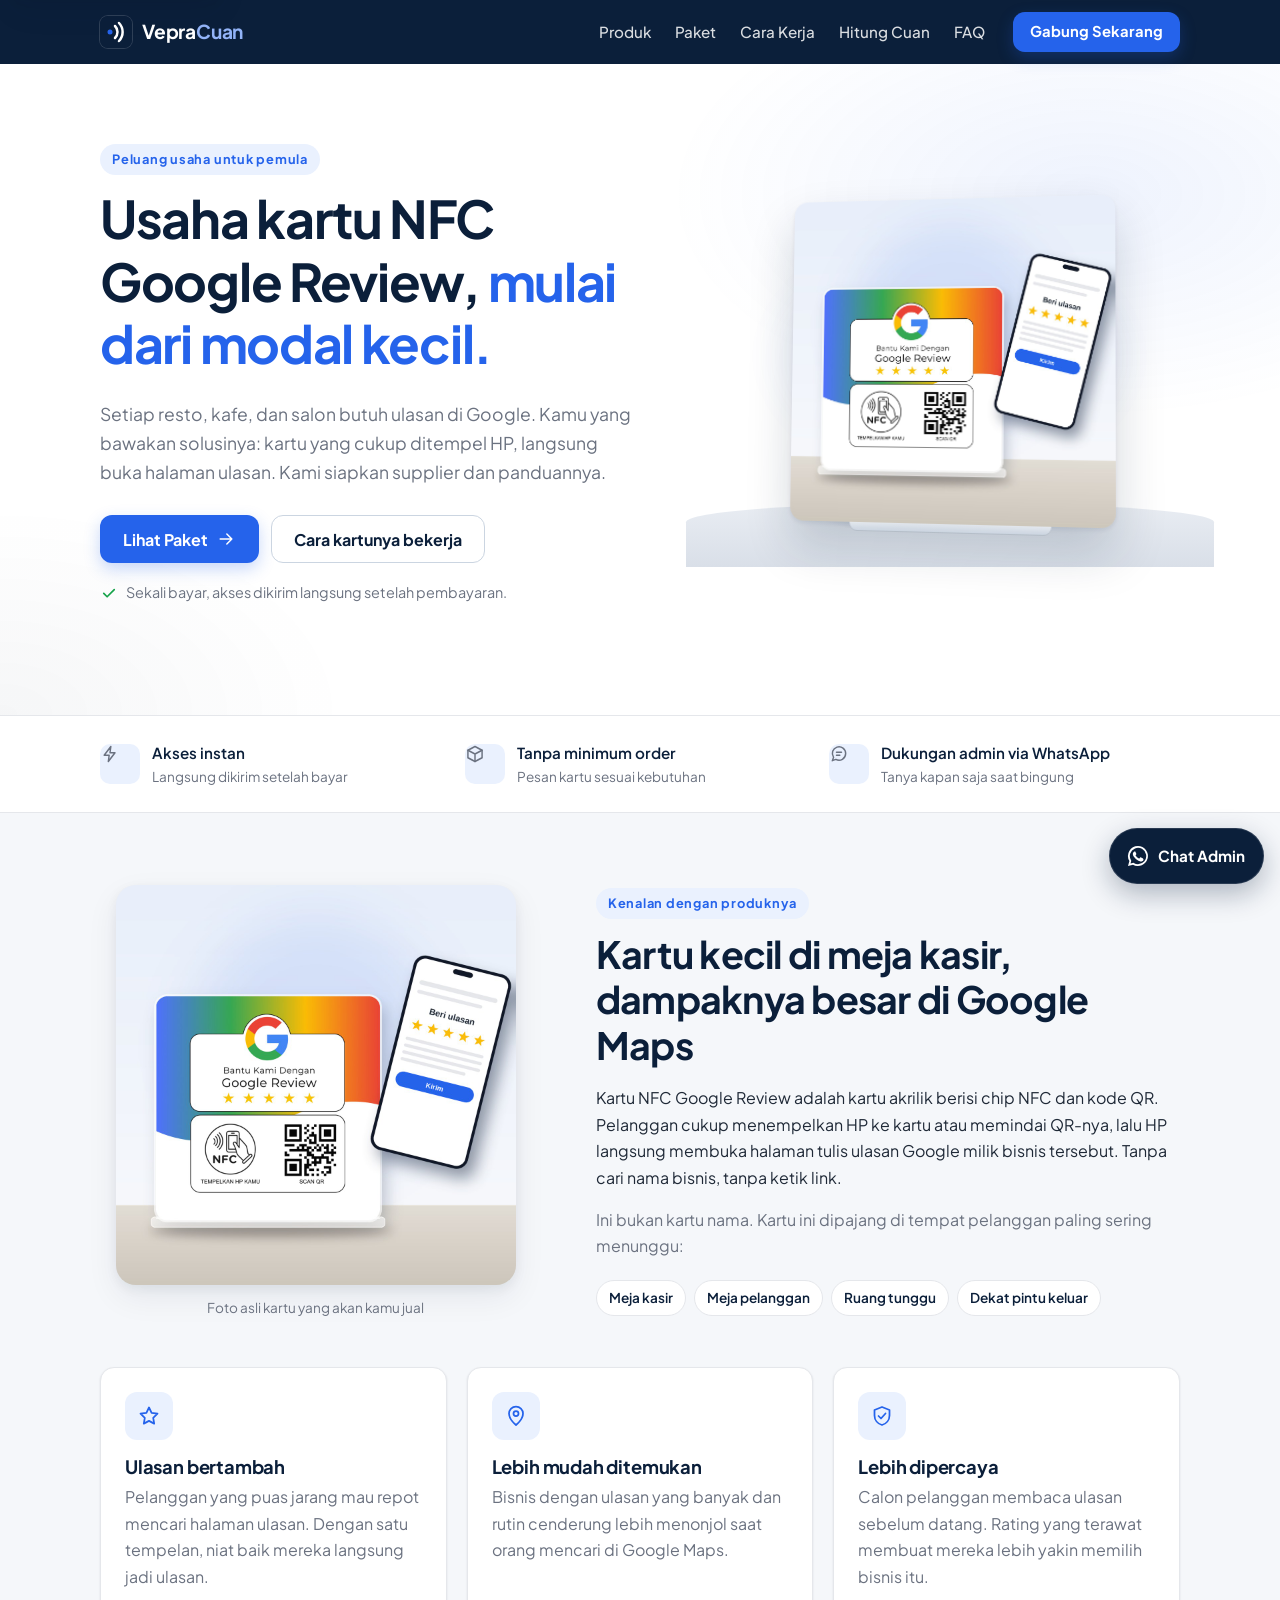
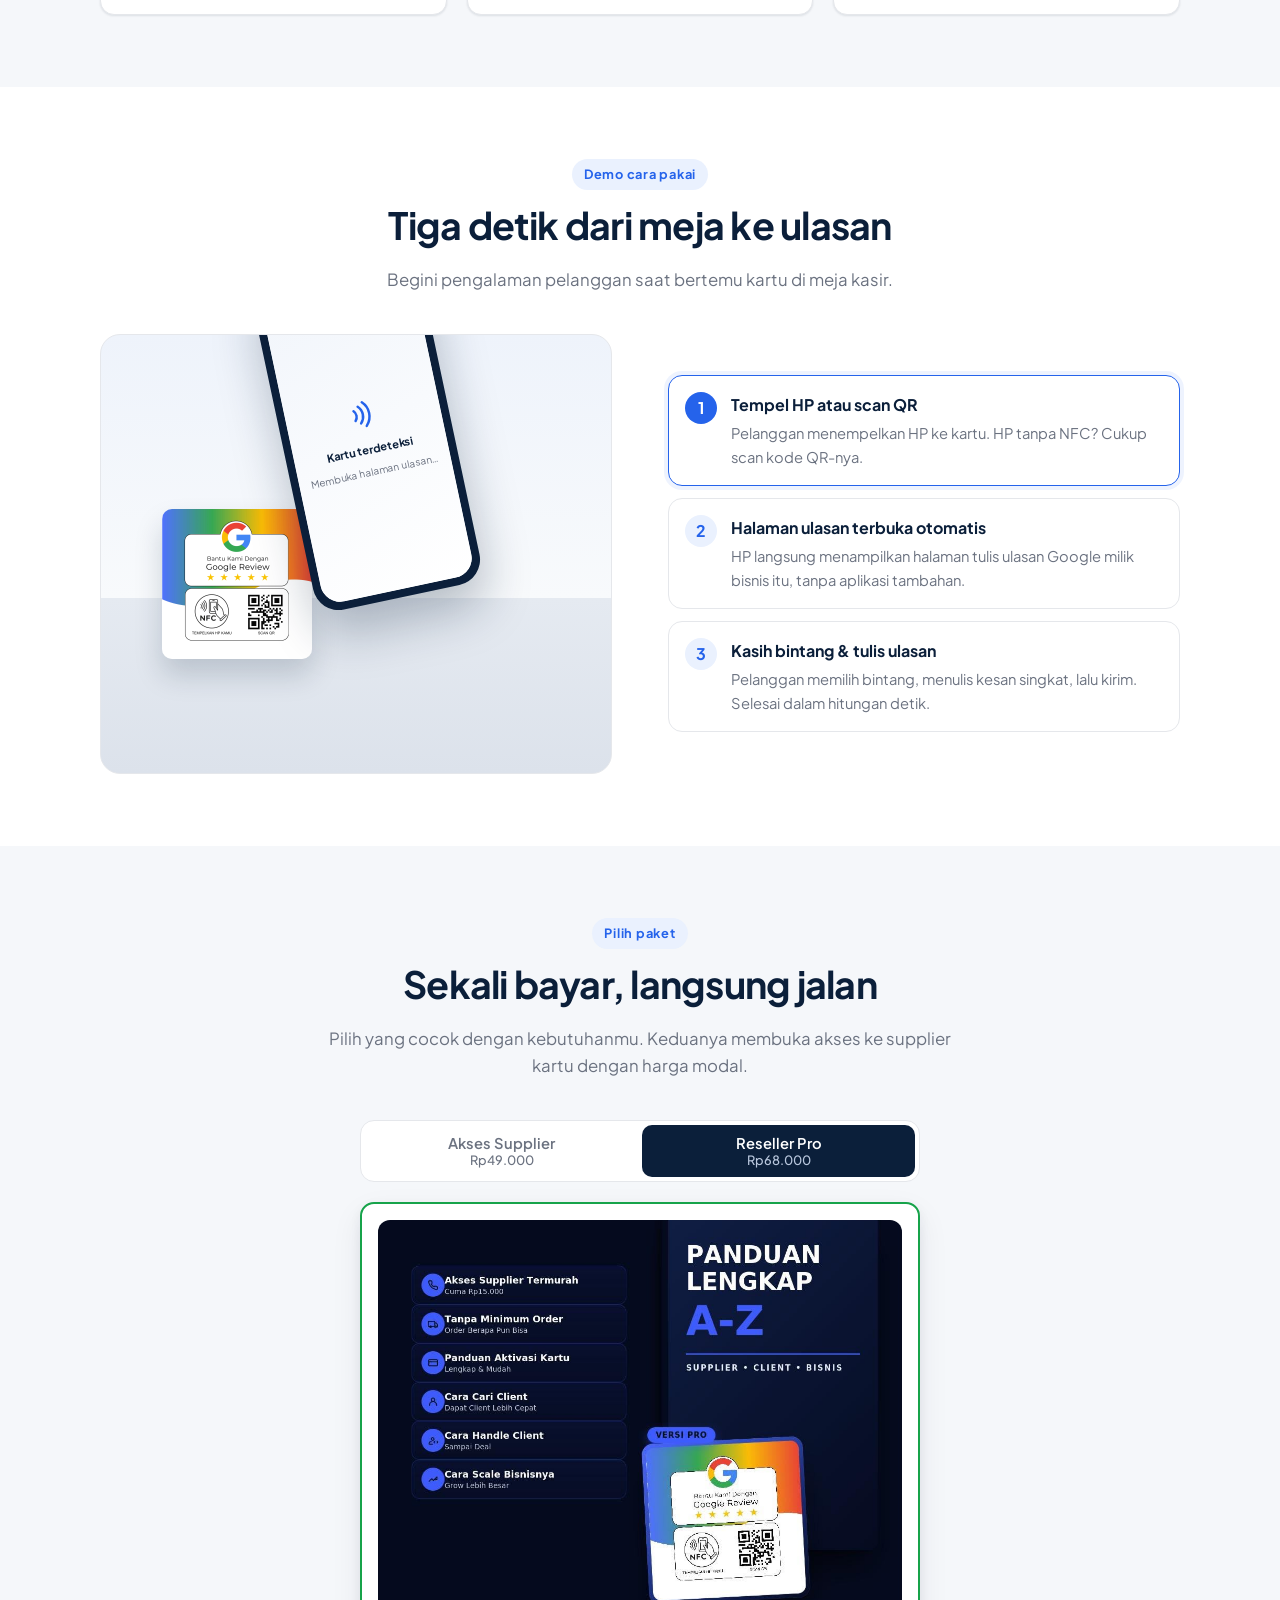
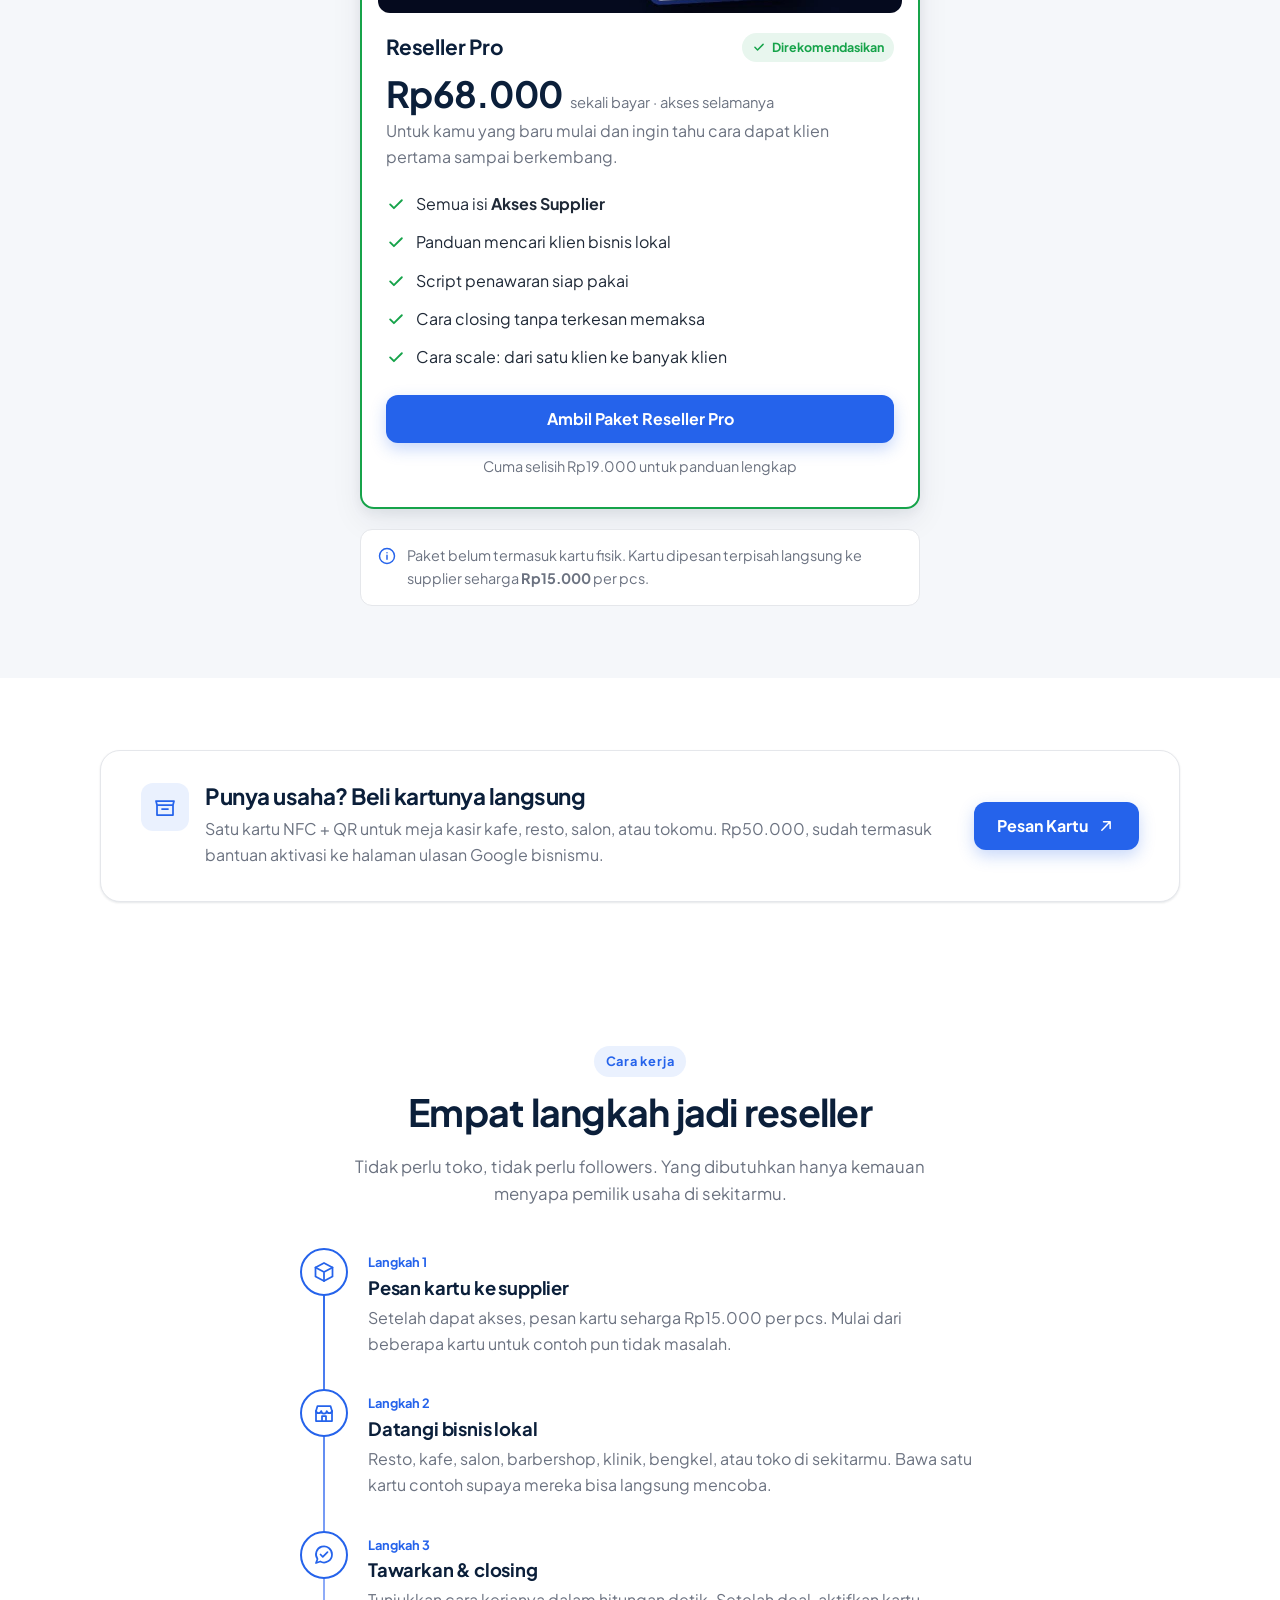
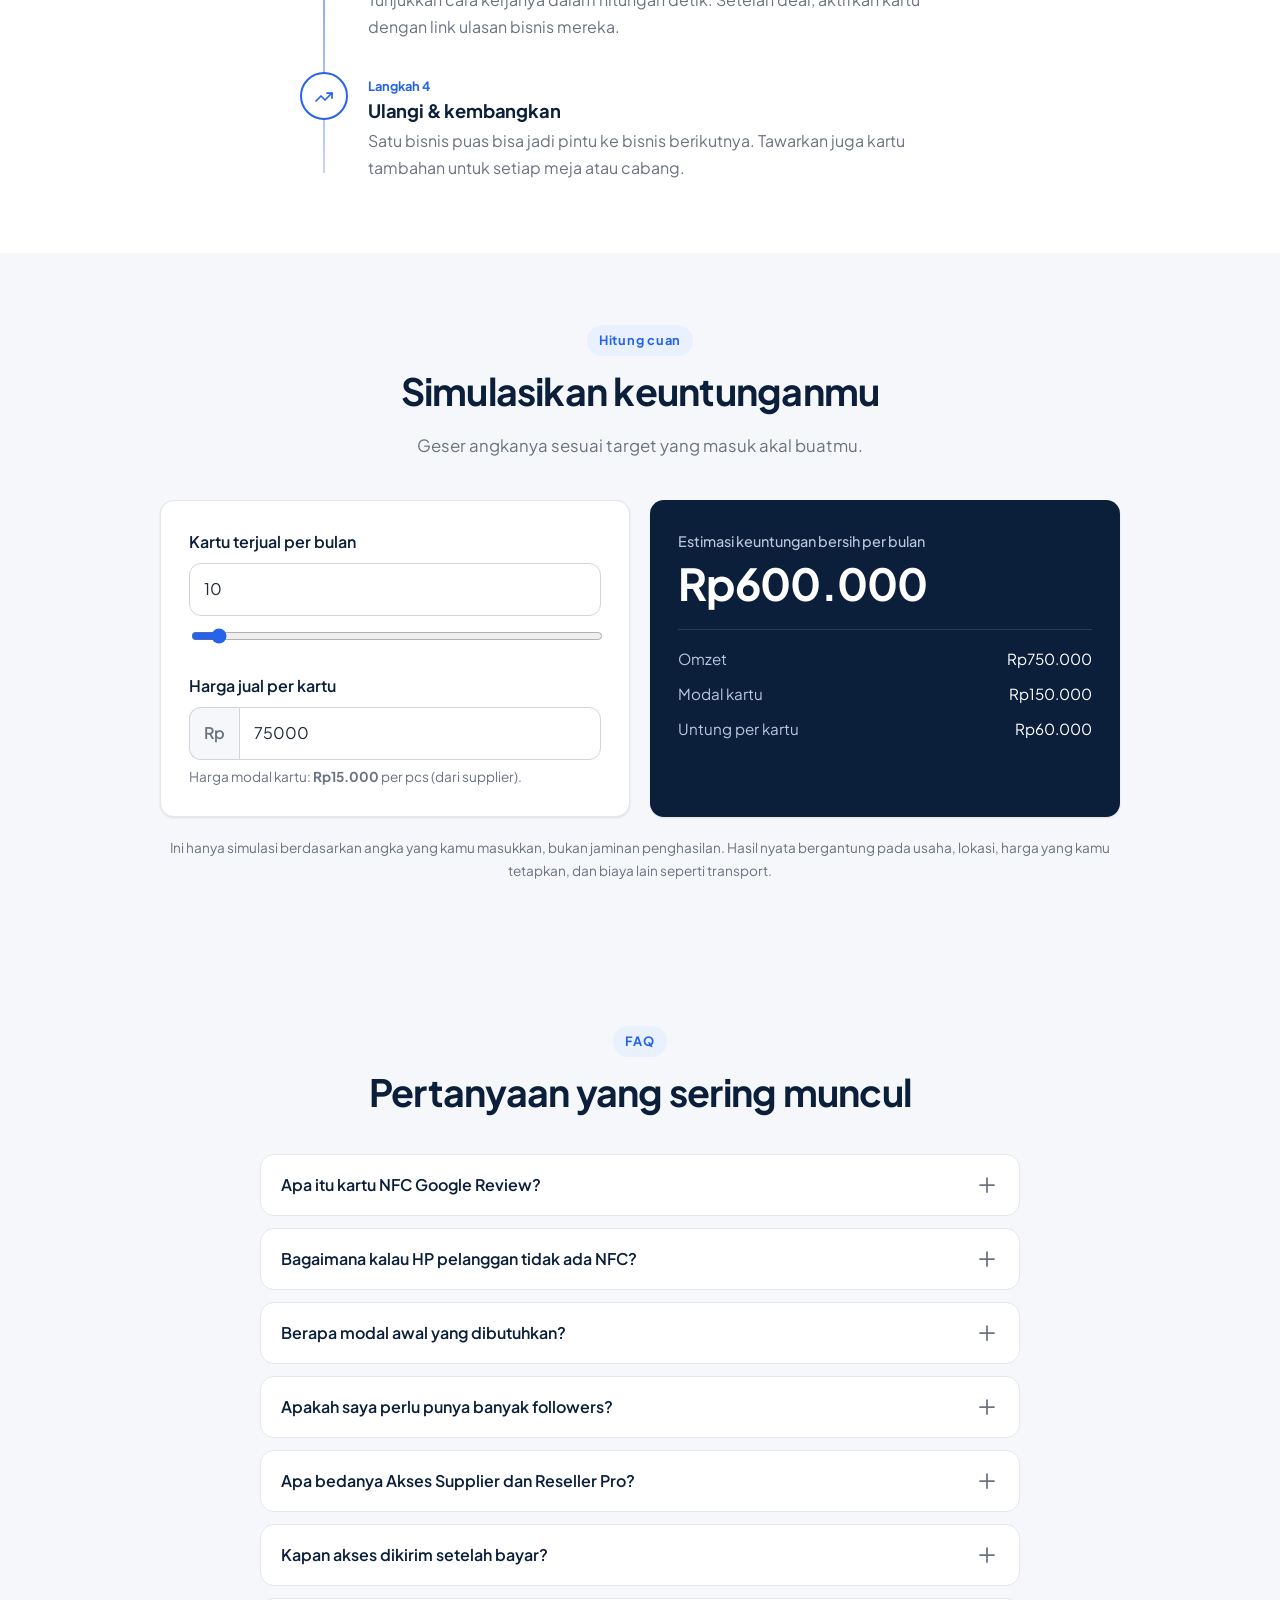
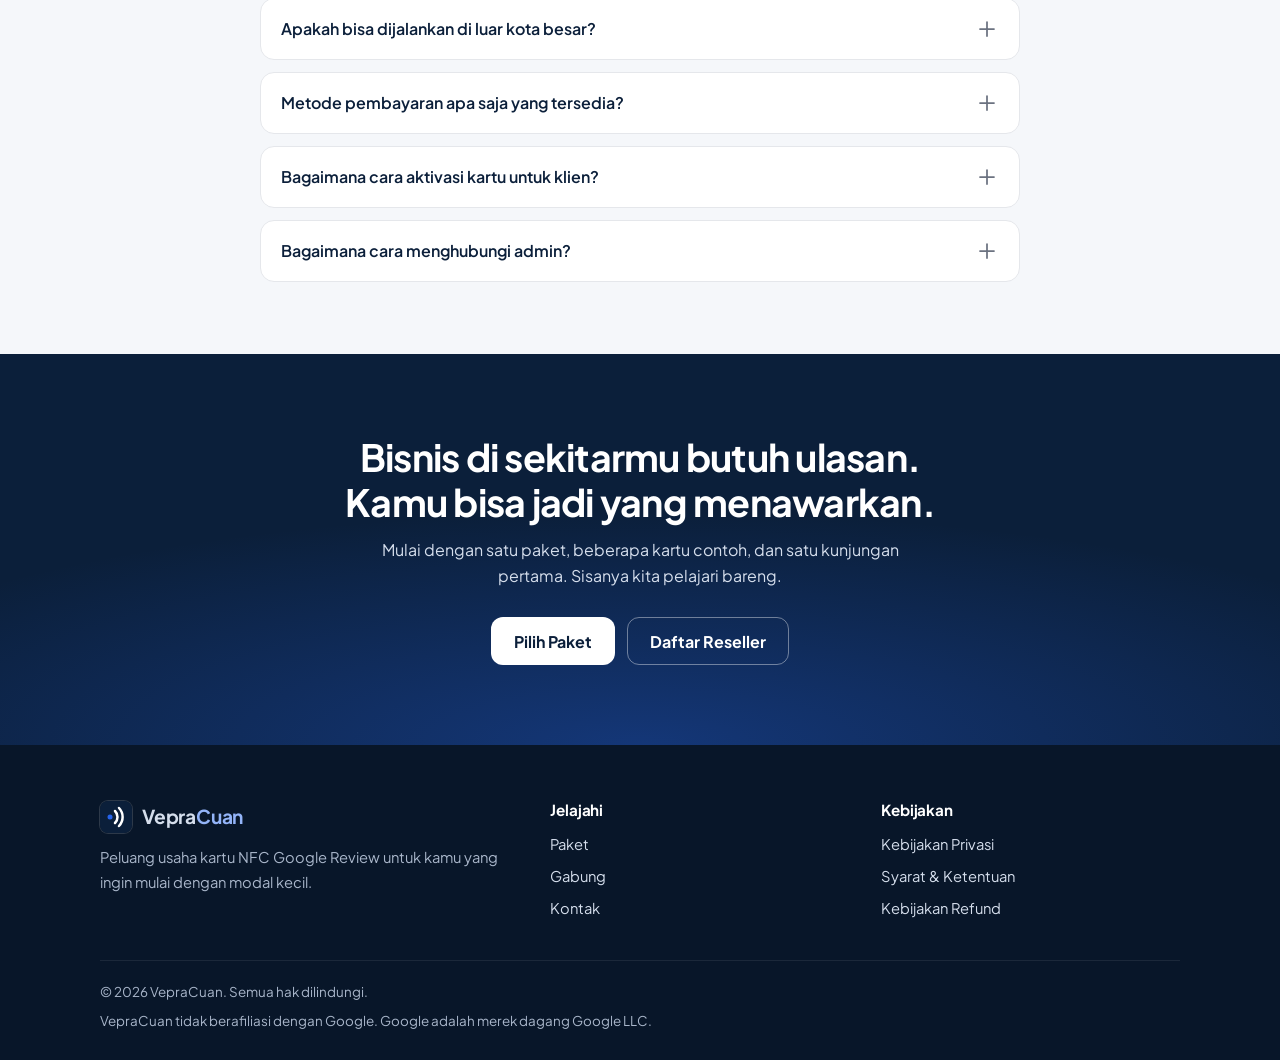
<file: index.html>
<!DOCTYPE html>
<html lang="id">
<head>
  <meta charset="UTF-8">
  <meta name="viewport" content="width=device-width, initial-scale=1">

  <!-- ===== SEO dasar ===== -->
  <title>VepraCuan — Mulai Usaha Kartu NFC Google Review dengan Modal Kecil</title>
  <meta name="description" content="Jadi reseller kartu NFC Google Review untuk resto, kafe, salon, dan bengkel di kotamu. Akses supplier mulai Rp49.000, tanpa minimum order, dibimbing sampai closing.">
  <meta name="theme-color" content="#0B1F3A">
  <link rel="icon" href="img/favicon.svg" type="image/svg+xml">

  <!-- ===== Open Graph (tampilan saat link dibagikan di WA/Facebook) =====
       GANTI "https://vepracuan.com/" dengan alamat website kamu setelah online,
       karena og:image dan og:url sebaiknya berupa URL lengkap. -->
  <meta property="og:type" content="website">
  <meta property="og:title" content="VepraCuan — Usaha Kartu NFC Google Review Modal Kecil">
  <meta property="og:description" content="Jual kartu NFC Google Review ke bisnis lokal. Akses supplier mulai Rp49.000, tanpa minimum order.">
  <meta property="og:image" content="https://vepracuan.com/img/kartu-produk.jpg">
  <meta property="og:url" content="https://vepracuan.com/">
  <meta property="og:locale" content="id_ID">
  <meta name="twitter:card" content="summary_large_image">

  <!-- ===== Font Plus Jakarta Sans dari Google Fonts ===== -->
  <link rel="preconnect" href="https://fonts.googleapis.com">
  <link rel="preconnect" href="https://fonts.gstatic.com" crossorigin>
  <link href="https://fonts.googleapis.com/css2?family=Plus+Jakarta+Sans:wght@400;500;600;700&display=swap" rel="stylesheet">

  <link rel="stylesheet" href="css/style.css">
  <script>document.documentElement.classList.add("js");</script>
</head>
<body>
  <a class="skip-link" href="#konten">Lewati ke konten utama</a>

  <!-- =====================================================
       1. NAVBAR (sticky = menempel di atas saat di-scroll)
       ===================================================== -->
  <header class="navbar">
    <div class="container">
      <a href="index.html" class="logo" aria-label="VepraCuan, ke beranda">
        <img src="img/favicon.svg" alt="" width="32" height="32">
        <span>Vepra<b>Cuan</b></span>
      </a>
      <button class="nav-toggle" aria-expanded="false" aria-controls="nav-menu" aria-label="Buka menu">
        <svg class="icon" viewBox="0 0 24 24" aria-hidden="true"><path d="M4 7h16M4 12h16M4 17h16"/></svg>
      </button>
      <nav id="nav-menu" class="nav-menu" aria-label="Menu utama">
        <ul>
          <li><a href="#produk">Produk</a></li>
          <li><a href="#paket">Paket</a></li>
          <li><a href="#cara-kerja">Cara Kerja</a></li>
          <li><a href="#hitung-cuan">Hitung Cuan</a></li>
          <li><a href="#faq">FAQ</a></li>
        </ul>
        <a href="gabung.html" class="btn btn-primary btn-sm">Gabung Sekarang</a>
      </nav>
    </div>
  </header>

  <main id="konten">

    <!-- =====================================================
         2. HERO (kiri: teks + tombol, kanan: foto kartu)
         ===================================================== -->
    <section class="hero">
      <div class="container hero-grid">
        <div class="hero-copy reveal">
          <span class="eyebrow">Peluang usaha untuk pemula</span>
          <h1>Usaha kartu NFC Google Review, <span class="hl">mulai dari modal kecil.</span></h1>
          <p class="lead">Setiap resto, kafe, dan salon butuh ulasan di Google. Kamu yang bawakan solusinya: kartu yang cukup ditempel HP, langsung buka halaman ulasan. Kami siapkan supplier dan panduannya.</p>
          <div class="hero-actions">
            <a href="#paket" class="btn btn-primary">
              Lihat Paket
              <svg class="icon" viewBox="0 0 24 24" aria-hidden="true"><path d="M5 12h14M13 6l6 6-6 6"/></svg>
            </a>
            <a href="#demo" class="btn btn-outline">Cara kartunya bekerja</a>
          </div>
          <p class="hero-note">
            <svg class="icon" viewBox="0 0 24 24" aria-hidden="true"><path d="M5 12.5l4.5 4.5L19 7.5"/></svg>
            Sekali bayar, akses dikirim langsung setelah pembayaran.
          </p>
        </div>

        <!-- Foto kartu asli, ditampilkan seolah berdiri di meja kasir -->
        <div class="hero-visual reveal" aria-hidden="false">
          <div class="glow"></div>
          <div class="counter"></div>
          <div class="shadow-blob"></div>
          <div class="stand">
            <div class="stand-inner">
              <!-- Foto produk asli: simpan filenya di img/kartu-produk.jpg -->
              <img src="img/kartu-produk.jpg" width="600" height="800"
                   alt="Kartu NFC Google Review: logo Google, tulisan Bantu Kami Dengan Google Review, lima bintang kuning, ikon NFC dan kode QR"
                   onerror="this.outerHTML='<div class=&quot;img-missing&quot;>Foto kartu belum ada.<br>Simpan di img/kartu-produk.jpg</div>'">
              <div class="stand-base"></div>
            </div>
          </div>
        </div>
      </div>
    </section>

    <!-- Trust bar -->
    <section class="trust" aria-label="Keunggulan VepraCuan">
      <div class="container">
        <ul>
          <li>
            <span class="icon-box"><svg class="icon" viewBox="0 0 24 24" aria-hidden="true"><path d="M13 3L5 13.5h6L10 21l8-10.5h-6L13 3z"/></svg></span>
            <div>Akses instan<span>Langsung dikirim setelah bayar</span></div>
          </li>
          <li>
            <span class="icon-box"><svg class="icon" viewBox="0 0 24 24" aria-hidden="true"><path d="M3.5 7.5L12 3l8.5 4.5v9L12 21l-8.5-4.5v-9z"/><path d="M3.5 7.5L12 12l8.5-4.5M12 12v9"/></svg></span>
            <div>Tanpa minimum order<span>Pesan kartu sesuai kebutuhan</span></div>
          </li>
          <li>
            <span class="icon-box"><svg class="icon" viewBox="0 0 24 24" aria-hidden="true"><path d="M20 11.5a8 8 0 0 1-11.8 7L4 20l1.5-4A8 8 0 1 1 20 11.5z"/><path d="M9 10h6M9 13.5h4"/></svg></span>
            <div>Dukungan admin via WhatsApp<span>Tanya kapan saja saat bingung</span></div>
          </li>
        </ul>
      </div>
    </section>

    <!-- =====================================================
         3. KENALAN DENGAN PRODUK
         ===================================================== -->
    <section id="produk" class="section section--alt">
      <div class="container">
        <div class="produk-grid">
          <figure class="produk-photo reveal">
            <img src="img/kartu-produk.jpg" width="600" height="800" loading="lazy"
                 alt="Foto kartu NFC Google Review dengan ikon NFC bertuliskan Tempelkan HP Kamu dan kode QR bertuliskan Scan QR"
                 onerror="this.outerHTML='<div class=&quot;img-missing&quot;>Foto kartu belum ada.<br>Simpan di img/kartu-produk.jpg</div>'">
            <figcaption>Foto asli kartu yang akan kamu jual</figcaption>
          </figure>

          <div class="produk-copy reveal">
            <span class="eyebrow">Kenalan dengan produknya</span>
            <h2>Kartu kecil di meja kasir, dampaknya besar di Google Maps</h2>
            <p>Kartu NFC Google Review adalah kartu akrilik berisi chip NFC dan kode QR. Pelanggan cukup menempelkan HP ke kartu atau memindai QR-nya, lalu HP langsung membuka halaman tulis ulasan Google milik bisnis tersebut. Tanpa cari nama bisnis, tanpa ketik link.</p>
            <p class="muted">Ini bukan kartu nama. Kartu ini dipajang di tempat pelanggan paling sering menunggu:</p>
            <ul class="where" aria-label="Contoh tempat memajang kartu">
              <li>Meja kasir</li>
              <li>Meja pelanggan</li>
              <li>Ruang tunggu</li>
              <li>Dekat pintu keluar</li>
            </ul>
          </div>
        </div>

        <!-- 3 poin manfaat untuk pemilik bisnis -->
        <div class="benefits">
          <article class="card reveal">
            <span class="icon-box"><svg class="icon" viewBox="0 0 24 24" aria-hidden="true"><path d="M12 3.5l2.6 5.3 5.9.9-4.3 4.1 1 5.8L12 16.9l-5.2 2.7 1-5.8-4.3-4.1 5.9-.9L12 3.5z"/></svg></span>
            <h3>Ulasan bertambah</h3>
            <p>Pelanggan yang puas jarang mau repot mencari halaman ulasan. Dengan satu tempelan, niat baik mereka langsung jadi ulasan.</p>
          </article>
          <article class="card reveal">
            <span class="icon-box"><svg class="icon" viewBox="0 0 24 24" aria-hidden="true"><path d="M12 21s-7-5.6-7-11.5A7 7 0 0 1 19 9.5C19 15.4 12 21 12 21z"/><circle cx="12" cy="9.5" r="2.5"/></svg></span>
            <h3>Lebih mudah ditemukan</h3>
            <p>Bisnis dengan ulasan yang banyak dan rutin cenderung lebih menonjol saat orang mencari di Google Maps.</p>
          </article>
          <article class="card reveal">
            <span class="icon-box"><svg class="icon" viewBox="0 0 24 24" aria-hidden="true"><path d="M12 3l7.5 3v5.5c0 4.6-3.2 8.3-7.5 9.5-4.3-1.2-7.5-4.9-7.5-9.5V6L12 3z"/><path d="M8.5 12l2.5 2.5 4.5-5"/></svg></span>
            <h3>Lebih dipercaya</h3>
            <p>Calon pelanggan membaca ulasan sebelum datang. Rating yang terawat membuat mereka lebih yakin memilih bisnis itu.</p>
          </article>
        </div>
      </div>
    </section>

    <!-- =====================================================
         4. DEMO CARA PAKAI (animasi 3 tahap)
         Tahap diatur oleh js/main.js lewat atribut data-step
         ===================================================== -->
    <section id="demo" class="section">
      <div class="container">
        <div class="section-head reveal">
          <span class="eyebrow">Demo cara pakai</span>
          <h2>Tiga detik dari meja ke ulasan</h2>
          <p>Begini pengalaman pelanggan saat bertemu kartu di meja kasir.</p>
        </div>

        <div class="demo">
          <div class="demo-stage reveal" data-step="1" aria-hidden="true">
            <!-- FOTO DEMO: simpan fotomu di img/demo-kartu.jpg (sebaiknya foto kartu saja, tegak/potret).
                 Kalau file itu belum ada, otomatis memakai img/kartu-produk.jpg -->
            <img class="demo-card" src="img/demo-kartu.jpg" alt=""
                 onerror="if(!this.dataset.fb){this.dataset.fb=1;this.src='img/kartu-produk.jpg';}else{this.style.display='none';}">
            <div class="nfc-waves"><span></span><span></span><span></span></div>
            <div class="demo-phone">
              <div class="demo-screen">
                <!-- Layar tahap 1 -->
                <div class="screen screen-home is-active" data-screen="1">
                  <svg class="icon" viewBox="0 0 24 24"><path d="M6 8.5a5 5 0 0 1 0 7M9.5 6a8.5 8.5 0 0 1 0 12M13 3.5a12 12 0 0 1 0 17"/></svg>
                  <strong style="color:var(--navy);font-size:11px">Kartu terdeteksi</strong>
                  <span>Membuka halaman ulasan…</span>
                </div>
                <!-- Layar tahap 2 -->
                <div class="screen" data-screen="2">
                  <div class="scr-biz"><span class="scr-avatar"></span><div><div class="scr-title">Nama Bisnis</div><div class="muted">Ulasan Google</div></div></div>
                  <div class="scr-stars">
                    <svg viewBox="0 0 24 24"><path d="M12 2.5l2.9 6 6.6.9-4.8 4.6 1.2 6.5L12 17.4l-5.9 3.1 1.2-6.5L2.5 9.4l6.6-.9z"/></svg>
                    <svg viewBox="0 0 24 24"><path d="M12 2.5l2.9 6 6.6.9-4.8 4.6 1.2 6.5L12 17.4l-5.9 3.1 1.2-6.5L2.5 9.4l6.6-.9z"/></svg>
                    <svg viewBox="0 0 24 24"><path d="M12 2.5l2.9 6 6.6.9-4.8 4.6 1.2 6.5L12 17.4l-5.9 3.1 1.2-6.5L2.5 9.4l6.6-.9z"/></svg>
                    <svg viewBox="0 0 24 24"><path d="M12 2.5l2.9 6 6.6.9-4.8 4.6 1.2 6.5L12 17.4l-5.9 3.1 1.2-6.5L2.5 9.4l6.6-.9z"/></svg>
                    <svg viewBox="0 0 24 24"><path d="M12 2.5l2.9 6 6.6.9-4.8 4.6 1.2 6.5L12 17.4l-5.9 3.1 1.2-6.5L2.5 9.4l6.6-.9z"/></svg>
                  </div>
                  <div class="scr-box"><div class="scr-bar w80"></div></div>
                  <div class="scr-bar w60"></div>
                  <div class="scr-btn is-off">Posting</div>
                </div>
                <!-- Layar tahap 3 -->
                <div class="screen screen-done" data-screen="3">
                  <div class="scr-biz"><span class="scr-avatar"></span><div><div class="scr-title">Nama Bisnis</div><div class="muted">Ulasan Google</div></div></div>
                  <div class="scr-stars">
                    <svg viewBox="0 0 24 24"><path d="M12 2.5l2.9 6 6.6.9-4.8 4.6 1.2 6.5L12 17.4l-5.9 3.1 1.2-6.5L2.5 9.4l6.6-.9z"/></svg>
                    <svg viewBox="0 0 24 24"><path d="M12 2.5l2.9 6 6.6.9-4.8 4.6 1.2 6.5L12 17.4l-5.9 3.1 1.2-6.5L2.5 9.4l6.6-.9z"/></svg>
                    <svg viewBox="0 0 24 24"><path d="M12 2.5l2.9 6 6.6.9-4.8 4.6 1.2 6.5L12 17.4l-5.9 3.1 1.2-6.5L2.5 9.4l6.6-.9z"/></svg>
                    <svg viewBox="0 0 24 24"><path d="M12 2.5l2.9 6 6.6.9-4.8 4.6 1.2 6.5L12 17.4l-5.9 3.1 1.2-6.5L2.5 9.4l6.6-.9z"/></svg>
                    <svg viewBox="0 0 24 24"><path d="M12 2.5l2.9 6 6.6.9-4.8 4.6 1.2 6.5L12 17.4l-5.9 3.1 1.2-6.5L2.5 9.4l6.6-.9z"/></svg>
                  </div>
                  <div class="scr-box">Contoh ulasan: pelayanannya ramah dan cepat.</div>
                  <div class="scr-sent"><svg class="icon" viewBox="0 0 24 24"><path d="M5 12.5l4.5 4.5L19 7.5"/></svg>Ulasan terkirim</div>
                  <div class="scr-btn">Selesai</div>
                </div>
              </div>
            </div>
          </div>

          <!-- Tombol tahap: bisa diklik atau pakai keyboard -->
          <ol class="demo-steps reveal" aria-label="Tahapan pemakaian kartu">
            <li><button type="button" data-go="1" aria-current="step">
              <span class="num">1</span>
              <span><strong>Tempel HP atau scan QR</strong><span class="desc">Pelanggan menempelkan HP ke kartu. HP tanpa NFC? Cukup scan kode QR-nya.</span></span>
            </button></li>
            <li><button type="button" data-go="2">
              <span class="num">2</span>
              <span><strong>Halaman ulasan terbuka otomatis</strong><span class="desc">HP langsung menampilkan halaman tulis ulasan Google milik bisnis itu, tanpa aplikasi tambahan.</span></span>
            </button></li>
            <li><button type="button" data-go="3">
              <span class="num">3</span>
              <span><strong>Kasih bintang & tulis ulasan</strong><span class="desc">Pelanggan memilih bintang, menulis kesan singkat, lalu kirim. Selesai dalam hitungan detik.</span></span>
            </button></li>
          </ol>
        </div>
      </div>
    </section>

    <!-- =====================================================
         5. PAKET (tampil sebagai tab)
         ===================================================== -->
    <section id="paket" class="section section--alt">
      <div class="container">
        <div class="section-head reveal">
          <span class="eyebrow">Pilih paket</span>
          <h2>Sekali bayar, langsung jalan</h2>
          <p>Pilih yang cocok dengan kebutuhanmu. Keduanya membuka akses ke supplier kartu dengan harga modal.</p>
        </div>

        <div class="tabs reveal" data-tabs>
          <div class="tablist" role="tablist" aria-label="Pilihan paket">
            <button class="tab" role="tab" id="tab-supplier" aria-controls="panel-supplier" aria-selected="false" tabindex="-1">
              Akses Supplier <small>Rp49.000</small>
            </button>
            <button class="tab" role="tab" id="tab-pro" aria-controls="panel-pro" aria-selected="true">
              Reseller Pro <small>Rp68.000</small>
            </button>
          </div>

          <!-- Panel paket Akses Supplier -->
          <div class="tabpanel" role="tabpanel" id="panel-supplier" aria-labelledby="tab-supplier" hidden>
            <article class="card paket-card">
              <!-- GAMBAR PAKET: simpan gambar kamu di img/paket-supplier.jpg (rasio 4:3, misal 800x600).
                   Selama file belum ada, atribut onerror di bawah otomatis menampilkan placeholder abu-abu. -->
              <div class="paket-media">
                <img src="img/paket-supplier.jpg" alt="Ilustrasi paket Akses Supplier" loading="lazy"
                     onerror="this.parentElement.classList.add('is-placeholder'); this.remove();">
                <div class="ph" aria-hidden="true">
                  <svg class="icon" viewBox="0 0 24 24"><rect x="3" y="4.5" width="18" height="15" rx="2.5"/><circle cx="8.5" cy="10" r="1.8"/><path d="M21 16l-5-5-8.5 8.5"/></svg>
                  Gambar paket — ganti nanti
                </div>
              </div>
              <div class="paket-body">
                <div class="paket-top"><h3>Akses Supplier</h3></div>
                <p class="price"><strong>Rp49.000</strong><span>sekali bayar · akses instan</span></p>
                <p class="muted">Untuk kamu yang sudah biasa jualan dan hanya butuh jalur kartu dengan harga modal.</p>
                <ul class="check-list">
                  <li><svg class="icon" viewBox="0 0 24 24" aria-hidden="true"><path d="M5 12.5l4.5 4.5L19 7.5"/></svg>Kontak supplier kartu NFC Google Review</li>
                  <li><svg class="icon" viewBox="0 0 24 24" aria-hidden="true"><path d="M5 12.5l4.5 4.5L19 7.5"/></svg>Tanpa minimum order, pesan satu pun boleh</li>
                  <li><svg class="icon" viewBox="0 0 24 24" aria-hidden="true"><path d="M5 12.5l4.5 4.5L19 7.5"/></svg>Panduan aktivasi kartu untuk klienmu</li>
                  <li><svg class="icon" viewBox="0 0 24 24" aria-hidden="true"><path d="M5 12.5l4.5 4.5L19 7.5"/></svg>Masuk grup reseller</li>
                </ul>
                <a class="btn btn-outline btn-block" data-config-href="CHECKOUT_SUPPLIER" href="#" target="_blank" rel="noopener">Ambil Paket Akses Supplier</a>
              </div>
            </article>
          </div>

          <!-- Panel paket Reseller Pro -->
          <div class="tabpanel" role="tabpanel" id="panel-pro" aria-labelledby="tab-pro">
            <article class="card paket-card is-reco">
              <!-- GAMBAR PAKET: simpan gambar kamu di img/paket-pro.jpg (rasio 4:3).
                   Placeholder akan hilang otomatis setelah file ada. -->
              <div class="paket-media">
                <img src="img/paket-pro.jpg" alt="Ilustrasi paket Reseller Pro" loading="lazy"
                     onerror="this.parentElement.classList.add('is-placeholder'); this.remove();">
                <div class="ph" aria-hidden="true">
                  <svg class="icon" viewBox="0 0 24 24"><rect x="3" y="4.5" width="18" height="15" rx="2.5"/><circle cx="8.5" cy="10" r="1.8"/><path d="M21 16l-5-5-8.5 8.5"/></svg>
                  Gambar paket — ganti nanti
                </div>
              </div>
              <div class="paket-body">
                <div class="paket-top">
                  <h3>Reseller Pro</h3>
                  <span class="badge-reco">
                    <svg class="icon" viewBox="0 0 24 24" aria-hidden="true" style="width:14px;height:14px;stroke-width:2.5"><path d="M5 12.5l4.5 4.5L19 7.5"/></svg>
                    Direkomendasikan
                  </span>
                </div>
                <p class="price"><strong>Rp68.000</strong><span>sekali bayar · akses selamanya</span></p>
                <p class="muted">Untuk kamu yang baru mulai dan ingin tahu cara dapat klien pertama sampai berkembang.</p>
                <ul class="check-list">
                  <li><svg class="icon" viewBox="0 0 24 24" aria-hidden="true"><path d="M5 12.5l4.5 4.5L19 7.5"/></svg><span>Semua isi <strong>Akses Supplier</strong></span></li>
                  <li><svg class="icon" viewBox="0 0 24 24" aria-hidden="true"><path d="M5 12.5l4.5 4.5L19 7.5"/></svg>Panduan mencari klien bisnis lokal</li>
                  <li><svg class="icon" viewBox="0 0 24 24" aria-hidden="true"><path d="M5 12.5l4.5 4.5L19 7.5"/></svg>Script penawaran siap pakai</li>
                  <li><svg class="icon" viewBox="0 0 24 24" aria-hidden="true"><path d="M5 12.5l4.5 4.5L19 7.5"/></svg>Cara closing tanpa terkesan memaksa</li>
                  <li><svg class="icon" viewBox="0 0 24 24" aria-hidden="true"><path d="M5 12.5l4.5 4.5L19 7.5"/></svg>Cara scale: dari satu klien ke banyak klien</li>
                </ul>
                <a class="btn btn-primary btn-block" data-config-href="CHECKOUT_RESELLER" href="#" target="_blank" rel="noopener">Ambil Paket Reseller Pro</a>
                <p class="paket-sub">Cuma selisih Rp19.000 untuk panduan lengkap</p>
              </div>
            </article>
          </div>
        </div>

        <p class="paket-note reveal">
          <svg class="icon" viewBox="0 0 24 24" aria-hidden="true"><circle cx="12" cy="12" r="9"/><path d="M12 11v5M12 8h.01"/></svg>
          <span>Paket belum termasuk kartu fisik. Kartu dipesan terpisah langsung ke supplier seharga <strong data-harga-kartu>Rp15.000</strong> per pcs.</span>
        </p>
      </div>
    </section>

    <!-- =====================================================
         5b. UNTUK PEMILIK USAHA — beli kartu langsung
         Link checkout diatur di js/config.js (CHECKOUT_KARTU_USAHA).
         ===================================================== -->
    <section id="pemilik-usaha" class="section">
      <div class="container">
        <div class="activation reveal">
          <div class="inner">
            <span class="icon-box"><svg class="icon" viewBox="0 0 24 24" aria-hidden="true"><path d="M4 10h16v10H4zM3 6h18l-1 4H4zM9 14h6"/></svg></span>
            <div>
              <h2>Punya usaha? Beli kartunya langsung</h2>
              <p>Satu kartu NFC + QR untuk meja kasir kafe, resto, salon, atau tokomu. Rp50.000, sudah termasuk bantuan aktivasi ke halaman ulasan Google bisnismu.</p>
            </div>
          </div>
          <a class="btn btn-primary" data-config-href="CHECKOUT_KARTU_USAHA" data-wa="Halo admin VepraCuan, saya pemilik usaha dan mau pesan Kartu Google Review." href="#" target="_blank" rel="noopener">
            Pesan Kartu
            <svg class="icon" viewBox="0 0 24 24" aria-hidden="true"><path d="M7 17L17 7M9 7h8v8"/></svg>
          </a>
        </div>
      </div>
    </section>

    <!-- =====================================================
         6. CARA KERJA — timeline vertikal
         ===================================================== -->
    <section id="cara-kerja" class="section">
      <div class="container">
        <div class="section-head reveal">
          <span class="eyebrow">Cara kerja</span>
          <h2>Empat langkah jadi reseller</h2>
          <p>Tidak perlu toko, tidak perlu followers. Yang dibutuhkan hanya kemauan menyapa pemilik usaha di sekitarmu.</p>
        </div>
        <ol class="timeline">
          <li class="reveal">
            <span class="icon-box"><svg class="icon" viewBox="0 0 24 24" aria-hidden="true"><path d="M3.5 7.5L12 3l8.5 4.5v9L12 21l-8.5-4.5v-9z"/><path d="M3.5 7.5L12 12l8.5-4.5M12 12v9"/></svg></span>
            <div>
              <span class="step-no">Langkah 1</span>
              <h3>Pesan kartu ke supplier</h3>
              <p>Setelah dapat akses, pesan kartu seharga <span data-harga-kartu>Rp15.000</span> per pcs. Mulai dari beberapa kartu untuk contoh pun tidak masalah.</p>
            </div>
          </li>
          <li class="reveal">
            <span class="icon-box"><svg class="icon" viewBox="0 0 24 24" aria-hidden="true"><path d="M4 10l1.5-5h13L20 10"/><path d="M4 10v10h16V10"/><path d="M4 10a2.7 2.7 0 0 0 5.3 0 2.7 2.7 0 0 0 5.4 0 2.7 2.7 0 0 0 5.3 0M10 20v-5h4v5"/></svg></span>
            <div>
              <span class="step-no">Langkah 2</span>
              <h3>Datangi bisnis lokal</h3>
              <p>Resto, kafe, salon, barbershop, klinik, bengkel, atau toko di sekitarmu. Bawa satu kartu contoh supaya mereka bisa langsung mencoba.</p>
            </div>
          </li>
          <li class="reveal">
            <span class="icon-box"><svg class="icon" viewBox="0 0 24 24" aria-hidden="true"><path d="M20 11.5a8 8 0 0 1-11.8 7L4 20l1.5-4A8 8 0 1 1 20 11.5z"/><path d="M8.5 11.5l2.3 2.3 4.7-4.6"/></svg></span>
            <div>
              <span class="step-no">Langkah 3</span>
              <h3>Tawarkan & closing</h3>
              <p>Tunjukkan cara kerjanya dalam hitungan detik. Setelah deal, aktifkan kartu dengan link ulasan bisnis mereka.</p>
            </div>
          </li>
          <li class="reveal">
            <span class="icon-box"><svg class="icon" viewBox="0 0 24 24" aria-hidden="true"><path d="M4 17l5-5 4 4 7-7"/><path d="M15 9h5v5"/></svg></span>
            <div>
              <span class="step-no">Langkah 4</span>
              <h3>Ulangi & kembangkan</h3>
              <p>Satu bisnis puas bisa jadi pintu ke bisnis berikutnya. Tawarkan juga kartu tambahan untuk setiap meja atau cabang.</p>
            </div>
          </li>
        </ol>
      </div>
    </section>

    <!-- =====================================================
         7. HITUNG CUAN — kalkulator
         ===================================================== -->
    <section id="hitung-cuan" class="section section--alt">
      <div class="container">
        <div class="section-head reveal">
          <span class="eyebrow">Hitung cuan</span>
          <h2>Simulasikan keuntunganmu</h2>
          <p>Geser angkanya sesuai target yang masuk akal buatmu.</p>
        </div>

        <div class="calc reveal">
          <form class="card" id="calc-form" onsubmit="return false">
            <div class="field">
              <label for="calc-qty">Kartu terjual per bulan</label>
              <input class="input" type="number" id="calc-qty" min="0" max="1000" step="1" value="10" inputmode="numeric">
              <input type="range" id="calc-qty-range" min="0" max="200" step="1" value="10" aria-label="Geser jumlah kartu terjual per bulan">
            </div>
            <div class="field">
              <label for="calc-price">Harga jual per kartu</label>
              <div class="input-group">
                <span class="addon">Rp</span>
                <input class="input" type="number" id="calc-price" min="0" step="5000" value="75000" inputmode="numeric">
              </div>
              <span class="hint">Harga modal kartu: <strong data-harga-kartu>Rp15.000</strong> per pcs (dari supplier).</span>
            </div>
          </form>

          <div class="card calc-result" aria-live="polite">
            <span class="label">Estimasi keuntungan bersih per bulan</span>
            <div class="big" id="calc-profit">Rp0</div>
            <ul class="calc-rows">
              <li><span>Omzet</span><span id="calc-omzet">Rp0</span></li>
              <li><span>Modal kartu</span><span id="calc-modal">Rp0</span></li>
              <li><span>Untung per kartu</span><span id="calc-margin">Rp0</span></li>
            </ul>
            <p class="calc-warn" id="calc-warn">Harga jual masih di bawah atau sama dengan harga modal kartu. Coba naikkan harga jualnya.</p>
          </div>
        </div>
        <p class="disclaimer">Ini hanya simulasi berdasarkan angka yang kamu masukkan, bukan jaminan penghasilan. Hasil nyata bergantung pada usaha, lokasi, harga yang kamu tetapkan, dan biaya lain seperti transport.</p>
      </div>
    </section>

    <!-- =====================================================
         8. TESTIMONI — slider
         Ganti isi setiap .slide dengan testimoni ASLI (dengan izin orangnya),
         lalu HAPUS atribut hidden di bawah supaya bagian ini tampil.
         ===================================================== -->
    <section id="testimoni" class="section" hidden>
      <div class="container">
        <div class="section-head reveal">
          <span class="eyebrow">Cerita reseller</span>
          <h2>Dari mereka yang sudah jalan</h2>
          <p>Testimoni asli akan kami tampilkan di sini setelah terkumpul.</p>
        </div>

        <div class="slider reveal" data-slider aria-roledescription="carousel" aria-label="Testimoni">
          <div class="slides">
            <div class="slides-track">
              <div class="slide" role="group" aria-roledescription="slide" aria-label="1 dari 3">
                <div class="card">
                  <svg class="icon" viewBox="0 0 24 24" aria-hidden="true"><path d="M20 11.5a8 8 0 0 1-11.8 7L4 20l1.5-4A8 8 0 1 1 20 11.5z"/></svg>
                  <strong>Slot testimoni 1</strong>
                  <p class="muted" style="margin:0">Slot testimoni — akan diisi testimoni asli</p>
                </div>
              </div>
              <div class="slide" role="group" aria-roledescription="slide" aria-label="2 dari 3">
                <div class="card">
                  <svg class="icon" viewBox="0 0 24 24" aria-hidden="true"><path d="M20 11.5a8 8 0 0 1-11.8 7L4 20l1.5-4A8 8 0 1 1 20 11.5z"/></svg>
                  <strong>Slot testimoni 2</strong>
                  <p class="muted" style="margin:0">Slot testimoni — akan diisi testimoni asli</p>
                </div>
              </div>
              <div class="slide" role="group" aria-roledescription="slide" aria-label="3 dari 3">
                <div class="card">
                  <svg class="icon" viewBox="0 0 24 24" aria-hidden="true"><path d="M20 11.5a8 8 0 0 1-11.8 7L4 20l1.5-4A8 8 0 1 1 20 11.5z"/></svg>
                  <strong>Slot testimoni 3</strong>
                  <p class="muted" style="margin:0">Slot testimoni — akan diisi testimoni asli</p>
                </div>
              </div>
            </div>
          </div>
          <div class="slider-nav">
            <button class="slider-btn" type="button" data-prev aria-label="Testimoni sebelumnya">
              <svg class="icon" viewBox="0 0 24 24" aria-hidden="true"><path d="M15 6l-6 6 6 6"/></svg>
            </button>
            <div class="dots" role="group" aria-label="Pilih testimoni"></div>
            <button class="slider-btn" type="button" data-next aria-label="Testimoni berikutnya">
              <svg class="icon" viewBox="0 0 24 24" aria-hidden="true"><path d="M9 6l6 6-6 6"/></svg>
            </button>
          </div>
        </div>
      </div>
    </section>

    <!-- =====================================================
         9. FAQ — accordion (tombol + panel)
         ===================================================== -->
    <section id="faq" class="section section--alt">
      <div class="container">
        <div class="section-head reveal">
          <span class="eyebrow">FAQ</span>
          <h2>Pertanyaan yang sering muncul</h2>
        </div>

        <div class="faq reveal" data-accordion>
          <div class="faq-item">
            <h3><button class="faq-btn" aria-expanded="false" aria-controls="faq-1" id="faq-btn-1">Apa itu kartu NFC Google Review?<svg class="icon" viewBox="0 0 24 24" aria-hidden="true"><path d="M12 5v14M5 12h14"/></svg></button></h3>
            <div class="faq-panel" id="faq-1" role="region" aria-labelledby="faq-btn-1" hidden>
              <p>Kartu berisi chip NFC dan kode QR yang terhubung ke halaman tulis ulasan Google sebuah bisnis. Pelanggan menempelkan HP atau scan QR, lalu halaman ulasan langsung terbuka. Kartunya dipajang di meja kasir atau meja pelanggan, bukan dibagikan seperti kartu nama.</p>
            </div>
          </div>
          <div class="faq-item">
            <h3><button class="faq-btn" aria-expanded="false" aria-controls="faq-2" id="faq-btn-2">Bagaimana kalau HP pelanggan tidak ada NFC?<svg class="icon" viewBox="0 0 24 24" aria-hidden="true"><path d="M12 5v14M5 12h14"/></svg></button></h3>
            <div class="faq-panel" id="faq-2" role="region" aria-labelledby="faq-btn-2" hidden>
              <p>Tenang, setiap kartu juga punya kode QR. Pelanggan cukup membuka kamera HP dan scan QR-nya, hasilnya sama: halaman ulasan terbuka.</p>
            </div>
          </div>
          <div class="faq-item">
            <h3><button class="faq-btn" aria-expanded="false" aria-controls="faq-3" id="faq-btn-3">Berapa modal awal yang dibutuhkan?<svg class="icon" viewBox="0 0 24 24" aria-hidden="true"><path d="M12 5v14M5 12h14"/></svg></button></h3>
            <div class="faq-panel" id="faq-3" role="region" aria-labelledby="faq-btn-3" hidden>
              <p>Biaya paket Rp49.000 (Akses Supplier) atau Rp68.000 (Reseller Pro), sekali bayar. Setelah itu kamu hanya perlu membeli kartu ke supplier seharga <span data-harga-kartu>Rp15.000</span> per pcs, sesuai jumlah yang kamu butuhkan. Karena tanpa minimum order, kamu bisa mulai dengan beberapa kartu saja.</p>
            </div>
          </div>
          <div class="faq-item">
            <h3><button class="faq-btn" aria-expanded="false" aria-controls="faq-4" id="faq-btn-4">Apakah saya perlu punya banyak followers?<svg class="icon" viewBox="0 0 24 24" aria-hidden="true"><path d="M12 5v14M5 12h14"/></svg></button></h3>
            <div class="faq-panel" id="faq-4" role="region" aria-labelledby="faq-btn-4" hidden>
              <p>Tidak perlu. Penjualan utamanya dilakukan secara langsung ke pemilik bisnis di sekitarmu, bukan lewat media sosial. Media sosial boleh jadi tambahan, tapi bukan syarat.</p>
            </div>
          </div>
          <div class="faq-item">
            <h3><button class="faq-btn" aria-expanded="false" aria-controls="faq-5" id="faq-btn-5">Apa bedanya Akses Supplier dan Reseller Pro?<svg class="icon" viewBox="0 0 24 24" aria-hidden="true"><path d="M12 5v14M5 12h14"/></svg></button></h3>
            <div class="faq-panel" id="faq-5" role="region" aria-labelledby="faq-btn-5" hidden>
              <p>Akses Supplier berisi kontak supplier, panduan aktivasi, dan grup reseller. Reseller Pro berisi semua itu ditambah panduan cari klien, script penawaran, cara closing, dan cara scale. Kalau kamu baru pertama kali jualan ke bisnis, Reseller Pro lebih kami sarankan.</p>
            </div>
          </div>
          <div class="faq-item">
            <h3><button class="faq-btn" aria-expanded="false" aria-controls="faq-6" id="faq-btn-6">Kapan akses dikirim setelah bayar?<svg class="icon" viewBox="0 0 24 24" aria-hidden="true"><path d="M12 5v14M5 12h14"/></svg></button></h3>
            <div class="faq-panel" id="faq-6" role="region" aria-labelledby="faq-btn-6" hidden>
              <p>Akses dikirim otomatis begitu pembayaran terkonfirmasi. Kalau dalam beberapa menit belum masuk, cek folder spam di email atau hubungi admin via WhatsApp.</p>
            </div>
          </div>
          <div class="faq-item">
            <h3><button class="faq-btn" aria-expanded="false" aria-controls="faq-7" id="faq-btn-7">Apakah bisa dijalankan di luar kota besar?<svg class="icon" viewBox="0 0 24 24" aria-hidden="true"><path d="M12 5v14M5 12h14"/></svg></button></h3>
            <div class="faq-panel" id="faq-7" role="region" aria-labelledby="faq-btn-7" hidden>
              <p>Bisa. Selama di daerahmu ada usaha yang terdaftar di Google Maps, misalnya warung makan, bengkel, atau salon, peluangnya ada. Di kota kecil, persaingan justru sering lebih sedikit. Kartu dikirim dari supplier ke alamatmu.</p>
            </div>
          </div>
          <div class="faq-item">
            <h3><button class="faq-btn" aria-expanded="false" aria-controls="faq-8" id="faq-btn-8">Metode pembayaran apa saja yang tersedia?<svg class="icon" viewBox="0 0 24 24" aria-hidden="true"><path d="M12 5v14M5 12h14"/></svg></button></h3>
            <div class="faq-panel" id="faq-8" role="region" aria-labelledby="faq-btn-8" hidden>
              <!-- SESUAIKAN dengan metode yang benar-benar tersedia di platform checkout kamu -->
              <p>Pembayaran diproses lewat halaman checkout kami. Pilihan metode yang tersedia, seperti transfer bank, e-wallet, atau QRIS, akan tampil di halaman tersebut.</p>
            </div>
          </div>
          <div class="faq-item">
            <h3><button class="faq-btn" aria-expanded="false" aria-controls="faq-9" id="faq-btn-9">Bagaimana cara aktivasi kartu untuk klien?<svg class="icon" viewBox="0 0 24 24" aria-hidden="true"><path d="M12 5v14M5 12h14"/></svg></button></h3>
            <div class="faq-panel" id="faq-9" role="region" aria-labelledby="faq-btn-9" hidden>
              <p>Setiap kartu punya kode unik. Tempelkan HP ke kartu atau scan QR-nya, halaman aktivasi langsung terbuka. Pilih bisnis klien (cari namanya atau tempel link Google Maps), buat PIN, dan kartu langsung terhubung. Langkah lengkapnya ada di panduan aktivasi yang kamu terima setelah membeli paket.</p>
            </div>
          </div>
          <div class="faq-item">
            <h3><button class="faq-btn" aria-expanded="false" aria-controls="faq-10" id="faq-btn-10">Bagaimana cara menghubungi admin?<svg class="icon" viewBox="0 0 24 24" aria-hidden="true"><path d="M12 5v14M5 12h14"/></svg></button></h3>
            <div class="faq-panel" id="faq-10" role="region" aria-labelledby="faq-btn-10" hidden>
              <p>Klik tombol WhatsApp di pojok kanan bawah, atau buka halaman <a href="kontak.html">Kontak</a>. Admin akan membalas pada jam operasional.</p>
            </div>
          </div>
        </div>
      </div>
    </section>


    <!-- =====================================================
         11. CTA PENUTUP
         ===================================================== -->
    <section class="cta">
      <div class="container reveal">
        <h2>Bisnis di sekitarmu butuh ulasan. Kamu bisa jadi yang menawarkan.</h2>
        <p>Mulai dengan satu paket, beberapa kartu contoh, dan satu kunjungan pertama. Sisanya kita pelajari bareng.</p>
        <div class="hero-actions">
          <a href="#paket" class="btn btn-light">Pilih Paket</a>
          <a href="gabung.html" class="btn btn-ghost-light">Daftar Reseller</a>
        </div>
      </div>
    </section>
  </main>

  <!-- =====================================================
       FOOTER
       ===================================================== -->
  <footer class="footer">
    <div class="container">
      <div class="footer-grid">
        <div>
          <a href="index.html" class="logo"><img src="img/favicon.svg" alt="" width="32" height="32"><span>Vepra<b>Cuan</b></span></a>
          <p>Peluang usaha kartu NFC Google Review untuk kamu yang ingin mulai dengan modal kecil.</p>
        </div>
        <div>
          <h4>Jelajahi</h4>
          <ul>
            <li><a href="#paket">Paket</a></li>
            <li><a href="gabung.html">Gabung</a></li>
            <li><a href="kontak.html">Kontak</a></li>
          </ul>
        </div>
        <div>
          <h4>Kebijakan</h4>
          <ul>
            <li><a href="kebijakan-privasi.html">Kebijakan Privasi</a></li>
            <li><a href="syarat-ketentuan.html">Syarat &amp; Ketentuan</a></li>
            <li><a href="kebijakan-refund.html">Kebijakan Refund</a></li>
          </ul>
        </div>
      </div>
      <div class="footer-bottom">
        <span>© 2026 VepraCuan. Semua hak dilindungi.</span>
        <span>VepraCuan tidak berafiliasi dengan Google. Google adalah merek dagang Google LLC.</span>
      </div>
    </div>
  </footer>

  <!-- 12. TOMBOL WHATSAPP MENGAMBANG (nomor diambil dari WA_NUMBER di config.js) -->
  <a class="wa-float" data-wa="Halo admin VepraCuan, saya mau tanya soal paket reseller kartu NFC Google Review." href="#" target="_blank" rel="noopener" aria-label="Chat admin via WhatsApp">
    <svg viewBox="0 0 24 24" fill="currentColor" aria-hidden="true"><path d="M12 2a10 10 0 0 0-8.6 15.1L2 22l5-1.3A10 10 0 1 0 12 2zm0 18.2a8.2 8.2 0 0 1-4.2-1.2l-.3-.2-3 .8.8-2.9-.2-.3A8.2 8.2 0 1 1 12 20.2zm4.5-6.1c-.2-.1-1.5-.7-1.7-.8-.2-.1-.4-.1-.6.1l-.8 1c-.1.2-.3.2-.5.1a6.7 6.7 0 0 1-3.3-2.9c-.3-.4.2-.4.7-1.4.1-.2 0-.3 0-.4l-.8-1.8c-.2-.5-.4-.4-.6-.4h-.5a1 1 0 0 0-.7.3 3 3 0 0 0-.9 2.2 5.2 5.2 0 0 0 1.1 2.7 11.8 11.8 0 0 0 4.5 4c1.7.7 2.3.8 3.2.6.5-.1 1.5-.6 1.7-1.2.2-.6.2-1.1.1-1.2l-.4-.2z"/></svg>
    <span class="label">Chat Admin</span>
  </a>

  <!-- Urutan penting: config.js dulu, baru main.js -->
  <script src="js/config.js"></script>
  <script src="js/main.js"></script>
</body>
</html>
</file>
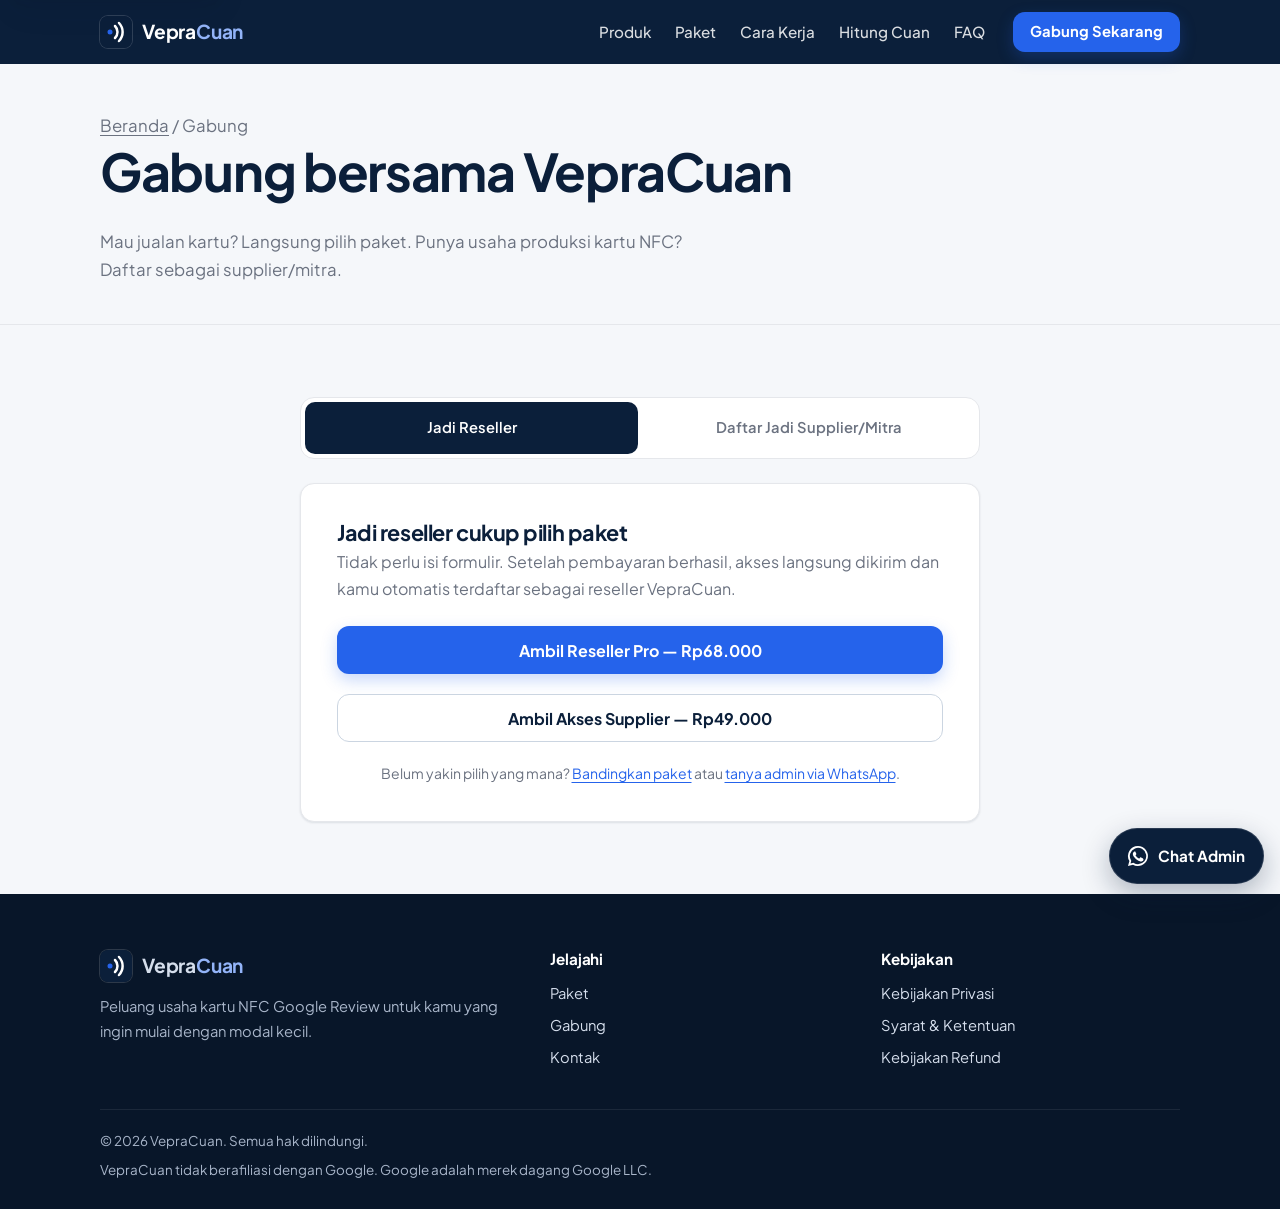
<file: gabung.html>
<!DOCTYPE html>
<html lang="id">
<head>
  <meta charset="UTF-8">
  <meta name="viewport" content="width=device-width, initial-scale=1">
  <title>Gabung Reseller atau Supplier — VepraCuan</title>
  <meta name="description" content="Daftar jadi reseller kartu NFC Google Review atau bermitra sebagai supplier kartu bersama VepraCuan.">
  <meta name="theme-color" content="#0B1F3A">
  <link rel="icon" href="img/favicon.svg" type="image/svg+xml">
  <meta property="og:type" content="website">
  <meta property="og:title" content="Gabung VepraCuan — Reseller & Supplier Kartu NFC Google Review">
  <meta property="og:description" content="Isi formulir singkat, admin kami akan menghubungimu lewat WhatsApp.">
  <meta property="og:image" content="https://vepracuan.com/img/kartu-produk.jpg">
  <link rel="preconnect" href="https://fonts.googleapis.com">
  <link rel="preconnect" href="https://fonts.gstatic.com" crossorigin>
  <link href="https://fonts.googleapis.com/css2?family=Plus+Jakarta+Sans:wght@400;500;600;700&display=swap" rel="stylesheet">
  <link rel="stylesheet" href="css/style.css">
  <script>document.documentElement.classList.add("js");</script>
</head>
<body>
  <a class="skip-link" href="#konten">Lewati ke konten utama</a>

  <header class="navbar">
    <div class="container">
      <a href="index.html" class="logo" aria-label="VepraCuan, ke beranda">
        <img src="img/favicon.svg" alt="" width="32" height="32"><span>Vepra<b>Cuan</b></span>
      </a>
      <button class="nav-toggle" aria-expanded="false" aria-controls="nav-menu" aria-label="Buka menu">
        <svg class="icon" viewBox="0 0 24 24" aria-hidden="true"><path d="M4 7h16M4 12h16M4 17h16"/></svg>
      </button>
      <nav id="nav-menu" class="nav-menu" aria-label="Menu utama">
        <ul>
          <li><a href="index.html#produk">Produk</a></li>
          <li><a href="index.html#paket">Paket</a></li>
          <li><a href="index.html#cara-kerja">Cara Kerja</a></li>
          <li><a href="index.html#hitung-cuan">Hitung Cuan</a></li>
          <li><a href="index.html#faq">FAQ</a></li>
        </ul>
        <a href="gabung.html" class="btn btn-primary btn-sm" aria-current="page">Gabung Sekarang</a>
      </nav>
    </div>
  </header>

  <main id="konten">
    <section class="page-hero">
      <div class="container">
        <p class="breadcrumb"><a href="index.html">Beranda</a> / Gabung</p>
        <h1>Gabung bersama VepraCuan</h1>
        <p>Mau jualan kartu? Langsung pilih paket. Punya usaha produksi kartu NFC? Daftar sebagai supplier/mitra.</p>
      </div>
    </section>

    <section class="section section--alt">
      <div class="container">
        <div class="join tabs" data-tabs id="join-tabs">
          <div class="tablist" role="tablist" aria-label="Pilih jalur pendaftaran">
            <button class="tab" role="tab" id="tab-reseller" aria-controls="panel-reseller" aria-selected="true">Jadi Reseller</button>
            <button class="tab" role="tab" id="tab-mitra" aria-controls="panel-mitra" aria-selected="false" tabindex="-1">Daftar Jadi Supplier/Mitra</button>
          </div>

          <!-- ============ JADI RESELLER: cukup beli paket di Lynk ============ -->
          <!-- Pembeli paket otomatis tercatat di Google Sheet (tab Reseller) lewat email Lynk,
               jadi tidak perlu formulir pendaftaran terpisah. -->
          <div class="tabpanel" role="tabpanel" id="panel-reseller" aria-labelledby="tab-reseller">
            <div class="card form-card">
              <h2>Jadi reseller cukup pilih paket</h2>
              <p>Tidak perlu isi formulir. Setelah pembayaran berhasil, akses langsung dikirim dan kamu otomatis terdaftar sebagai reseller VepraCuan.</p>
              <div class="choice-group" style="margin:20px 0">
                <a class="btn btn-primary btn-block" data-config-href="CHECKOUT_RESELLER" href="index.html#paket" target="_blank" rel="noopener">Ambil Reseller Pro — Rp68.000</a>
                <a class="btn btn-outline btn-block" data-config-href="CHECKOUT_SUPPLIER" href="index.html#paket" target="_blank" rel="noopener" style="margin-top:10px">Ambil Akses Supplier — Rp49.000</a>
              </div>
              <p class="small muted" style="margin:0;text-align:center">Belum yakin pilih yang mana? <a href="index.html#paket">Bandingkan paket</a> atau <a data-wa="Halo admin VepraCuan, saya mau tanya soal paket reseller." href="#" target="_blank" rel="noopener">tanya admin via WhatsApp</a>.</p>
            </div>
          </div>

          <!-- ============ FORM SUPPLIER / MITRA ============ -->
          <div class="tabpanel" role="tabpanel" id="panel-mitra" aria-labelledby="tab-mitra" hidden>
            <div class="card form-card">
              <form id="form-supplier" data-tipe="supplier" novalidate>
                <h2>Daftar jadi supplier / mitra</h2>
                <p>Untuk produsen atau penyedia kartu NFC yang ingin menyuplai jaringan reseller kami.</p>
                <div class="form-alert" role="alert"></div>

                <div class="hp-field" aria-hidden="true">
                  <label>Website <input type="text" name="website" tabindex="-1" autocomplete="off"></label>
                </div>

                <div class="grid-2">
                  <div class="field">
                    <label for="s-usaha">Nama usaha <span class="req">*</span></label>
                    <input class="input" id="s-usaha" name="nama_usaha" type="text" autocomplete="organization" required maxlength="100">
                    <span class="error-msg">Nama usaha wajib diisi.</span>
                  </div>
                  <div class="field">
                    <label for="s-pic">Nama PIC <span class="req">*</span></label>
                    <input class="input" id="s-pic" name="pic" type="text" autocomplete="name" required maxlength="80">
                    <span class="error-msg">Nama penanggung jawab wajib diisi.</span>
                  </div>
                  <div class="field">
                    <label for="s-wa">Nomor WhatsApp <span class="req">*</span></label>
                    <input class="input" id="s-wa" name="whatsapp" type="tel" inputmode="tel" autocomplete="tel" placeholder="08xxxxxxxxxx" required data-wa-field>
                    <span class="error-msg">Masukkan nomor WhatsApp Indonesia yang valid, contoh 081234567890.</span>
                  </div>
                  <div class="field">
                    <label for="s-kota">Kota <span class="req">*</span></label>
                    <input class="input" id="s-kota" name="kota" type="text" autocomplete="address-level2" required maxlength="60">
                    <span class="error-msg">Kota wajib diisi.</span>
                  </div>
                  <div class="field">
                    <label for="s-kapasitas">Kapasitas produksi per bulan <span class="req">*</span></label>
                    <input class="input" id="s-kapasitas" name="kapasitas_per_bulan" type="number" inputmode="numeric" min="1" step="1" placeholder="contoh: 1000" required>
                    <span class="hint">Jumlah kartu NFC (pcs) per bulan</span>
                    <span class="error-msg">Isi kapasitas produksi dengan angka lebih dari 0.</span>
                  </div>
                  <div class="field">
                    <label for="s-harga">Harga per pcs <span class="req">*</span></label>
                    <div class="input-group">
                      <span class="addon">Rp</span>
                      <input class="input" id="s-harga" name="harga_per_pcs" type="number" inputmode="numeric" min="1" step="100" placeholder="contoh: 12000" required>
                    </div>
                    <span class="error-msg">Isi harga per pcs dengan angka lebih dari 0.</span>
                  </div>
                </div>
                <fieldset class="field" style="border:0;padding:0;margin:0 0 22px">
                  <legend class="label">Jenis kartu yang diproduksi <span class="req">*</span></legend>
                  <div class="choice-group">
                    <label class="choice"><input type="radio" name="jenis_kartu" value="NFC + QR" required><span><strong>NFC + QR</strong><span>Chip NFC dan kode QR dalam satu kartu</span></span></label>
                    <label class="choice"><input type="radio" name="jenis_kartu" value="QR saja"><span><strong>QR saja</strong><span>Hanya kode QR, tanpa chip NFC</span></span></label>
                  </div>
                  <span class="error-msg">Pilih jenis kartu.</span>
                </fieldset>

                <button class="btn btn-primary btn-block" type="submit">Kirim Pengajuan Mitra</button>
                <p class="small muted" style="margin:12px 0 0;text-align:center">Dengan mengirim formulir, kamu menyetujui <a href="kebijakan-privasi.html">Kebijakan Privasi</a> kami.</p>
              </form>
            </div>
          </div>

          <!-- ============ PESAN SUKSES (muncul setelah submit) ============ -->
          <div class="card success" id="success" hidden tabindex="-1">
            <span class="icon-box"><svg class="icon" viewBox="0 0 24 24" aria-hidden="true"><path d="M5 12.5l4.5 4.5L19 7.5"/></svg></span>
            <h2 id="success-title">Pendaftaran terkirim</h2>
            <p id="success-text">Terima kasih! Data kamu sudah kami terima. Biar lebih cepat, lanjutkan obrolan dengan admin lewat WhatsApp.</p>
            <p class="form-alert info" id="success-test" style="text-align:left"></p>
            <a class="btn btn-primary" id="success-wa" href="#" target="_blank" rel="noopener">
              <svg viewBox="0 0 24 24" fill="currentColor" aria-hidden="true"><path d="M12 2a10 10 0 0 0-8.6 15.1L2 22l5-1.3A10 10 0 1 0 12 2zm0 18.2a8.2 8.2 0 0 1-4.2-1.2l-.3-.2-3 .8.8-2.9-.2-.3A8.2 8.2 0 1 1 12 20.2z"/></svg>
              Lanjut Chat Admin
            </a>
            <p style="margin-top:16px"><a href="index.html">Kembali ke beranda</a></p>
          </div>
        </div>
      </div>
    </section>
  </main>

  <footer class="footer">
    <div class="container">
      <div class="footer-grid">
        <div>
          <a href="index.html" class="logo"><img src="img/favicon.svg" alt="" width="32" height="32"><span>Vepra<b>Cuan</b></span></a>
          <p>Peluang usaha kartu NFC Google Review untuk kamu yang ingin mulai dengan modal kecil.</p>
        </div>
        <div>
          <h4>Jelajahi</h4>
          <ul>
            <li><a href="index.html#paket">Paket</a></li>
            <li><a href="gabung.html">Gabung</a></li>
            <li><a href="kontak.html">Kontak</a></li>
          </ul>
        </div>
        <div>
          <h4>Kebijakan</h4>
          <ul>
            <li><a href="kebijakan-privasi.html">Kebijakan Privasi</a></li>
            <li><a href="syarat-ketentuan.html">Syarat &amp; Ketentuan</a></li>
            <li><a href="kebijakan-refund.html">Kebijakan Refund</a></li>
          </ul>
        </div>
      </div>
      <div class="footer-bottom">
        <span>© 2026 VepraCuan. Semua hak dilindungi.</span>
        <span>VepraCuan tidak berafiliasi dengan Google. Google adalah merek dagang Google LLC.</span>
      </div>
    </div>
  </footer>

  <a class="wa-float" data-wa="Halo admin VepraCuan, saya mau tanya soal pendaftaran." href="#" target="_blank" rel="noopener" aria-label="Chat admin via WhatsApp">
    <svg viewBox="0 0 24 24" fill="currentColor" aria-hidden="true"><path d="M12 2a10 10 0 0 0-8.6 15.1L2 22l5-1.3A10 10 0 1 0 12 2zm0 18.2a8.2 8.2 0 0 1-4.2-1.2l-.3-.2-3 .8.8-2.9-.2-.3A8.2 8.2 0 1 1 12 20.2zm4.5-6.1c-.2-.1-1.5-.7-1.7-.8-.2-.1-.4-.1-.6.1l-.8 1c-.1.2-.3.2-.5.1a6.7 6.7 0 0 1-3.3-2.9c-.3-.4.2-.4.7-1.4.1-.2 0-.3 0-.4l-.8-1.8c-.2-.5-.4-.4-.6-.4h-.5a1 1 0 0 0-.7.3 3 3 0 0 0-.9 2.2 5.2 5.2 0 0 0 1.1 2.7 11.8 11.8 0 0 0 4.5 4c1.7.7 2.3.8 3.2.6.5-.1 1.5-.6 1.7-1.2.2-.6.2-1.1.1-1.2l-.4-.2z"/></svg>
    <span class="label">Chat Admin</span>
  </a>

  <script src="js/config.js"></script>
  <script src="js/main.js"></script>
  <script src="js/gabung.js"></script>
</body>
</html>
</file>
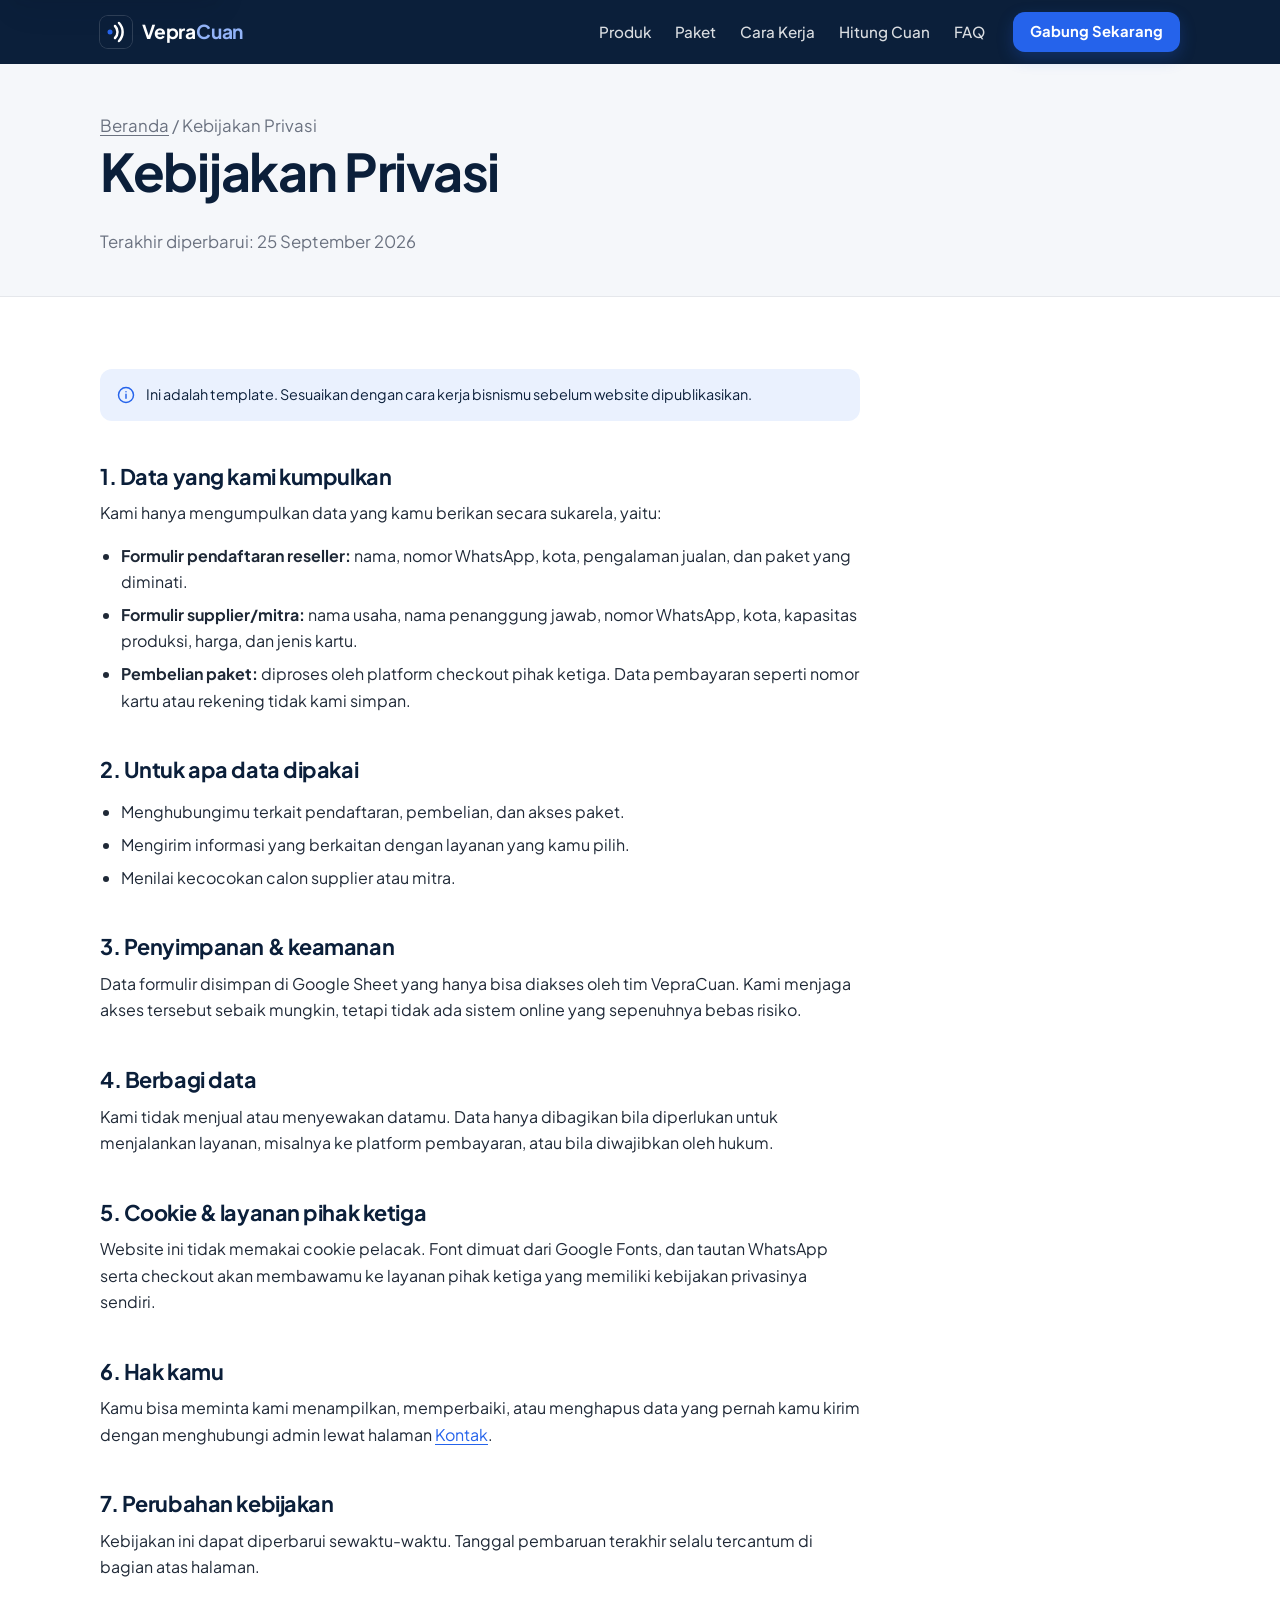
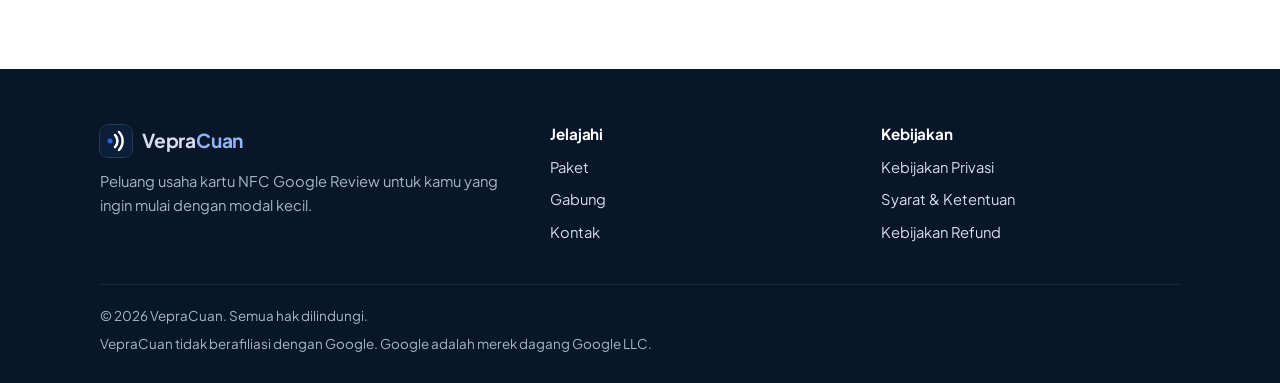
<file: kebijakan-privasi.html>
<!DOCTYPE html>
<html lang="id">
<head>
  <meta charset="UTF-8">
  <meta name="viewport" content="width=device-width, initial-scale=1">
  <title>Kebijakan Privasi — VepraCuan</title>
  <meta name="description" content="Bagaimana VepraCuan mengumpulkan, memakai, dan menjaga data yang kamu kirimkan.">
  <meta name="theme-color" content="#0B1F3A">
  <link rel="icon" href="img/favicon.svg" type="image/svg+xml">
  <link rel="preconnect" href="https://fonts.googleapis.com">
  <link rel="preconnect" href="https://fonts.gstatic.com" crossorigin>
  <link href="https://fonts.googleapis.com/css2?family=Plus+Jakarta+Sans:wght@400;500;600;700&display=swap" rel="stylesheet">
  <link rel="stylesheet" href="css/style.css">
</head>
<body>
  <a class="skip-link" href="#konten">Lewati ke konten utama</a>

  <header class="navbar">
    <div class="container">
      <a href="index.html" class="logo" aria-label="VepraCuan, ke beranda">
        <img src="img/favicon.svg" alt="" width="32" height="32"><span>Vepra<b>Cuan</b></span>
      </a>
      <button class="nav-toggle" aria-expanded="false" aria-controls="nav-menu" aria-label="Buka menu">
        <svg class="icon" viewBox="0 0 24 24" aria-hidden="true"><path d="M4 7h16M4 12h16M4 17h16"/></svg>
      </button>
      <nav id="nav-menu" class="nav-menu" aria-label="Menu utama">
        <ul>
          <li><a href="index.html#produk">Produk</a></li>
          <li><a href="index.html#paket">Paket</a></li>
          <li><a href="index.html#cara-kerja">Cara Kerja</a></li>
          <li><a href="index.html#hitung-cuan">Hitung Cuan</a></li>
          <li><a href="index.html#faq">FAQ</a></li>
        </ul>
        <a href="gabung.html" class="btn btn-primary btn-sm">Gabung Sekarang</a>
      </nav>
    </div>
  </header>

  <main id="konten">
    <section class="page-hero">
      <div class="container">
        <p class="breadcrumb"><a href="index.html">Beranda</a> / Kebijakan Privasi</p>
        <h1>Kebijakan Privasi</h1>
        <p>Terakhir diperbarui: 25 September 2026</p>
      </div>
    </section>

    <section class="section">
      <div class="container">
        <article class="prose">
          <!-- Hapus kotak catatan ini setelah isinya kamu sesuaikan -->
          <p class="template-note">
            <svg class="icon" viewBox="0 0 24 24" aria-hidden="true"><circle cx="12" cy="12" r="9"/><path d="M12 11v5M12 8h.01"/></svg>
            <span>Ini adalah template. Sesuaikan dengan cara kerja bisnismu sebelum website dipublikasikan.</span>
          </p>

          <h2>1. Data yang kami kumpulkan</h2>
          <p>Kami hanya mengumpulkan data yang kamu berikan secara sukarela, yaitu:</p>
          <ul>
            <li><strong>Formulir pendaftaran reseller:</strong> nama, nomor WhatsApp, kota, pengalaman jualan, dan paket yang diminati.</li>
            <li><strong>Formulir supplier/mitra:</strong> nama usaha, nama penanggung jawab, nomor WhatsApp, kota, kapasitas produksi, harga, dan jenis kartu.</li>
            <li><strong>Pembelian paket:</strong> diproses oleh platform checkout pihak ketiga. Data pembayaran seperti nomor kartu atau rekening tidak kami simpan.</li>
          </ul>

          <h2>2. Untuk apa data dipakai</h2>
          <ul>
            <li>Menghubungimu terkait pendaftaran, pembelian, dan akses paket.</li>
            <li>Mengirim informasi yang berkaitan dengan layanan yang kamu pilih.</li>
            <li>Menilai kecocokan calon supplier atau mitra.</li>
          </ul>

          <h2>3. Penyimpanan &amp; keamanan</h2>
          <p>Data formulir disimpan di Google Sheet yang hanya bisa diakses oleh tim VepraCuan. Kami menjaga akses tersebut sebaik mungkin, tetapi tidak ada sistem online yang sepenuhnya bebas risiko.</p>

          <h2>4. Berbagi data</h2>
          <p>Kami tidak menjual atau menyewakan datamu. Data hanya dibagikan bila diperlukan untuk menjalankan layanan, misalnya ke platform pembayaran, atau bila diwajibkan oleh hukum.</p>

          <h2>5. Cookie &amp; layanan pihak ketiga</h2>
          <p>Website ini tidak memakai cookie pelacak. Font dimuat dari Google Fonts, dan tautan WhatsApp serta checkout akan membawamu ke layanan pihak ketiga yang memiliki kebijakan privasinya sendiri.</p>

          <h2>6. Hak kamu</h2>
          <p>Kamu bisa meminta kami menampilkan, memperbaiki, atau menghapus data yang pernah kamu kirim dengan menghubungi admin lewat halaman <a href="kontak.html">Kontak</a>.</p>

          <h2>7. Perubahan kebijakan</h2>
          <p>Kebijakan ini dapat diperbarui sewaktu-waktu. Tanggal pembaruan terakhir selalu tercantum di bagian atas halaman.</p>
        </article>
      </div>
    </section>
  </main>

  <footer class="footer">
    <div class="container">
      <div class="footer-grid">
        <div>
          <a href="index.html" class="logo"><img src="img/favicon.svg" alt="" width="32" height="32"><span>Vepra<b>Cuan</b></span></a>
          <p>Peluang usaha kartu NFC Google Review untuk kamu yang ingin mulai dengan modal kecil.</p>
        </div>
        <div>
          <h4>Jelajahi</h4>
          <ul>
            <li><a href="index.html#paket">Paket</a></li>
            <li><a href="gabung.html">Gabung</a></li>
            <li><a href="kontak.html">Kontak</a></li>
          </ul>
        </div>
        <div>
          <h4>Kebijakan</h4>
          <ul>
            <li><a href="kebijakan-privasi.html" aria-current="page">Kebijakan Privasi</a></li>
            <li><a href="syarat-ketentuan.html">Syarat &amp; Ketentuan</a></li>
            <li><a href="kebijakan-refund.html">Kebijakan Refund</a></li>
          </ul>
        </div>
      </div>
      <div class="footer-bottom">
        <span>© 2026 VepraCuan. Semua hak dilindungi.</span>
        <span>VepraCuan tidak berafiliasi dengan Google. Google adalah merek dagang Google LLC.</span>
      </div>
    </div>
  </footer>

  <script src="js/config.js"></script>
  <script src="js/main.js"></script>
</body>
</html>
</file>
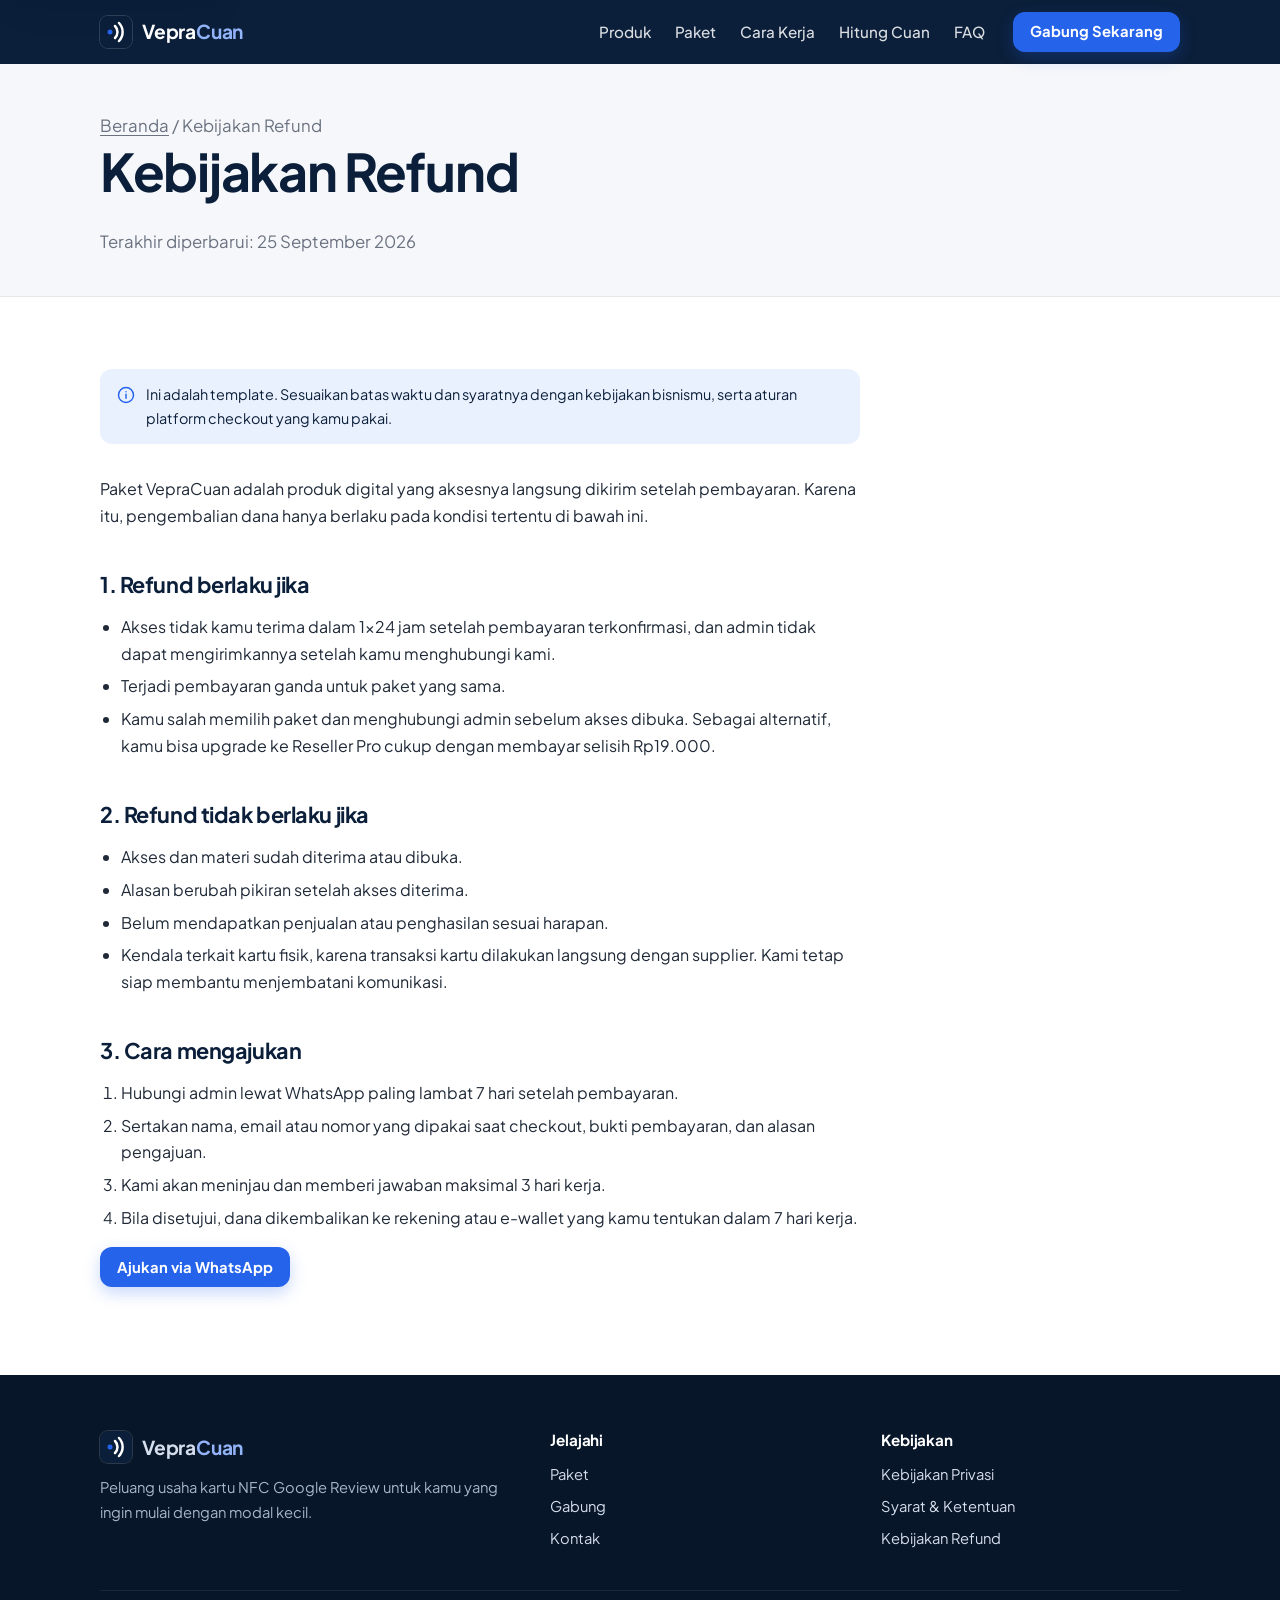
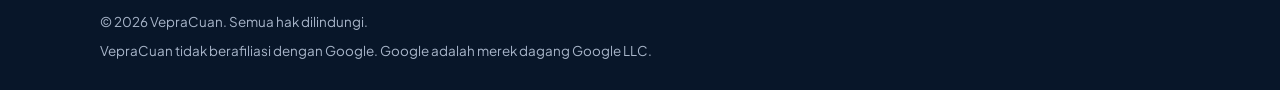
<file: kebijakan-refund.html>
<!DOCTYPE html>
<html lang="id">
<head>
  <meta charset="UTF-8">
  <meta name="viewport" content="width=device-width, initial-scale=1">
  <title>Kebijakan Refund — VepraCuan</title>
  <meta name="description" content="Ketentuan pengembalian dana untuk pembelian paket digital VepraCuan.">
  <meta name="theme-color" content="#0B1F3A">
  <link rel="icon" href="img/favicon.svg" type="image/svg+xml">
  <link rel="preconnect" href="https://fonts.googleapis.com">
  <link rel="preconnect" href="https://fonts.gstatic.com" crossorigin>
  <link href="https://fonts.googleapis.com/css2?family=Plus+Jakarta+Sans:wght@400;500;600;700&display=swap" rel="stylesheet">
  <link rel="stylesheet" href="css/style.css">
</head>
<body>
  <a class="skip-link" href="#konten">Lewati ke konten utama</a>

  <header class="navbar">
    <div class="container">
      <a href="index.html" class="logo" aria-label="VepraCuan, ke beranda">
        <img src="img/favicon.svg" alt="" width="32" height="32"><span>Vepra<b>Cuan</b></span>
      </a>
      <button class="nav-toggle" aria-expanded="false" aria-controls="nav-menu" aria-label="Buka menu">
        <svg class="icon" viewBox="0 0 24 24" aria-hidden="true"><path d="M4 7h16M4 12h16M4 17h16"/></svg>
      </button>
      <nav id="nav-menu" class="nav-menu" aria-label="Menu utama">
        <ul>
          <li><a href="index.html#produk">Produk</a></li>
          <li><a href="index.html#paket">Paket</a></li>
          <li><a href="index.html#cara-kerja">Cara Kerja</a></li>
          <li><a href="index.html#hitung-cuan">Hitung Cuan</a></li>
          <li><a href="index.html#faq">FAQ</a></li>
        </ul>
        <a href="gabung.html" class="btn btn-primary btn-sm">Gabung Sekarang</a>
      </nav>
    </div>
  </header>

  <main id="konten">
    <section class="page-hero">
      <div class="container">
        <p class="breadcrumb"><a href="index.html">Beranda</a> / Kebijakan Refund</p>
        <h1>Kebijakan Refund</h1>
        <p>Terakhir diperbarui: 25 September 2026</p>
      </div>
    </section>

    <section class="section">
      <div class="container">
        <article class="prose">
          <p class="template-note">
            <svg class="icon" viewBox="0 0 24 24" aria-hidden="true"><circle cx="12" cy="12" r="9"/><path d="M12 11v5M12 8h.01"/></svg>
            <span>Ini adalah template. Sesuaikan batas waktu dan syaratnya dengan kebijakan bisnismu, serta aturan platform checkout yang kamu pakai.</span>
          </p>

          <p>Paket VepraCuan adalah produk digital yang aksesnya langsung dikirim setelah pembayaran. Karena itu, pengembalian dana hanya berlaku pada kondisi tertentu di bawah ini.</p>

          <h2>1. Refund berlaku jika</h2>
          <ul>
            <li>Akses tidak kamu terima dalam 1×24 jam setelah pembayaran terkonfirmasi, dan admin tidak dapat mengirimkannya setelah kamu menghubungi kami.</li>
            <li>Terjadi pembayaran ganda untuk paket yang sama.</li>
            <li>Kamu salah memilih paket dan menghubungi admin sebelum akses dibuka. Sebagai alternatif, kamu bisa upgrade ke Reseller Pro cukup dengan membayar selisih Rp19.000.</li>
          </ul>

          <h2>2. Refund tidak berlaku jika</h2>
          <ul>
            <li>Akses dan materi sudah diterima atau dibuka.</li>
            <li>Alasan berubah pikiran setelah akses diterima.</li>
            <li>Belum mendapatkan penjualan atau penghasilan sesuai harapan.</li>
            <li>Kendala terkait kartu fisik, karena transaksi kartu dilakukan langsung dengan supplier. Kami tetap siap membantu menjembatani komunikasi.</li>
          </ul>

          <h2>3. Cara mengajukan</h2>
          <ol>
            <li>Hubungi admin lewat WhatsApp paling lambat 7 hari setelah pembayaran.</li>
            <li>Sertakan nama, email atau nomor yang dipakai saat checkout, bukti pembayaran, dan alasan pengajuan.</li>
            <li>Kami akan meninjau dan memberi jawaban maksimal 3 hari kerja.</li>
            <li>Bila disetujui, dana dikembalikan ke rekening atau e-wallet yang kamu tentukan dalam 7 hari kerja.</li>
          </ol>

          <p><a class="btn btn-primary btn-sm" data-wa="Halo admin VepraCuan, saya ingin mengajukan refund. Nama: ... Bukti bayar: ... Alasan: ..." href="#" target="_blank" rel="noopener">Ajukan via WhatsApp</a></p>
        </article>
      </div>
    </section>
  </main>

  <footer class="footer">
    <div class="container">
      <div class="footer-grid">
        <div>
          <a href="index.html" class="logo"><img src="img/favicon.svg" alt="" width="32" height="32"><span>Vepra<b>Cuan</b></span></a>
          <p>Peluang usaha kartu NFC Google Review untuk kamu yang ingin mulai dengan modal kecil.</p>
        </div>
        <div>
          <h4>Jelajahi</h4>
          <ul>
            <li><a href="index.html#paket">Paket</a></li>
            <li><a href="gabung.html">Gabung</a></li>
            <li><a href="kontak.html">Kontak</a></li>
          </ul>
        </div>
        <div>
          <h4>Kebijakan</h4>
          <ul>
            <li><a href="kebijakan-privasi.html">Kebijakan Privasi</a></li>
            <li><a href="syarat-ketentuan.html">Syarat &amp; Ketentuan</a></li>
            <li><a href="kebijakan-refund.html" aria-current="page">Kebijakan Refund</a></li>
          </ul>
        </div>
      </div>
      <div class="footer-bottom">
        <span>© 2026 VepraCuan. Semua hak dilindungi.</span>
        <span>VepraCuan tidak berafiliasi dengan Google. Google adalah merek dagang Google LLC.</span>
      </div>
    </div>
  </footer>

  <script src="js/config.js"></script>
  <script src="js/main.js"></script>
</body>
</html>
</file>
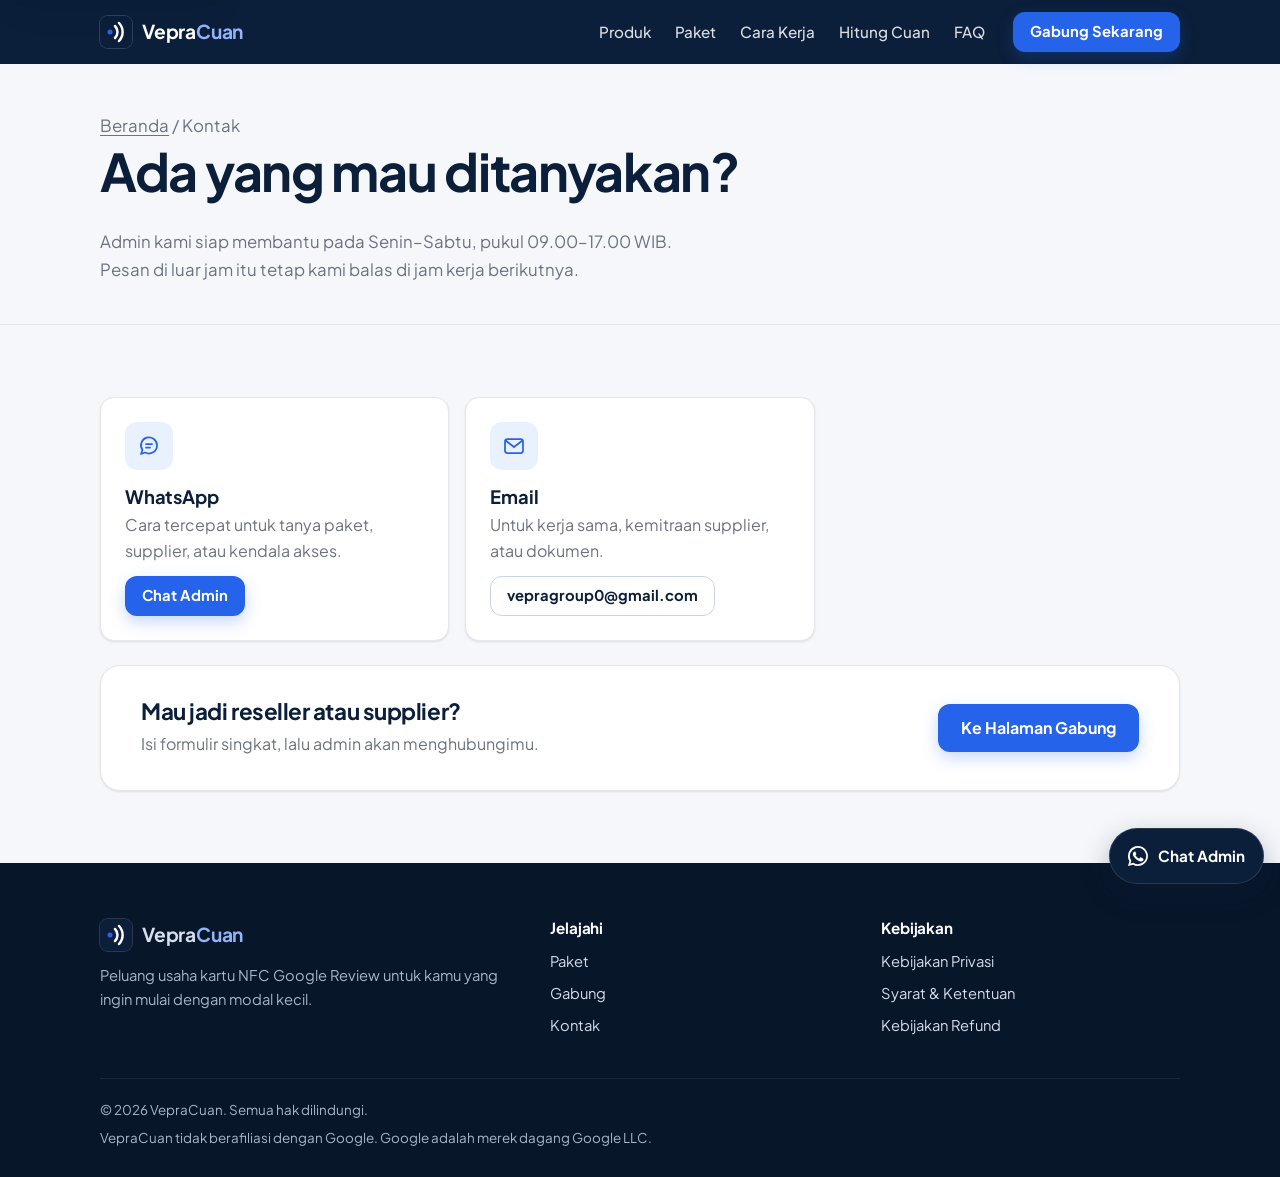
<file: kontak.html>
<!DOCTYPE html>
<html lang="id">
<head>
  <meta charset="UTF-8">
  <meta name="viewport" content="width=device-width, initial-scale=1">
  <title>Kontak — VepraCuan</title>
  <meta name="description" content="Hubungi admin VepraCuan lewat WhatsApp atau email untuk pertanyaan paket, supplier kartu, dan aktivasi kartu NFC Google Review.">
  <meta name="theme-color" content="#0B1F3A">
  <link rel="icon" href="img/favicon.svg" type="image/svg+xml">
  <meta property="og:title" content="Kontak VepraCuan">
  <meta property="og:image" content="https://vepracuan.com/img/kartu-produk.jpg">
  <link rel="preconnect" href="https://fonts.googleapis.com">
  <link rel="preconnect" href="https://fonts.gstatic.com" crossorigin>
  <link href="https://fonts.googleapis.com/css2?family=Plus+Jakarta+Sans:wght@400;500;600;700&display=swap" rel="stylesheet">
  <link rel="stylesheet" href="css/style.css">
  <script>document.documentElement.classList.add("js");</script>
</head>
<body>
  <a class="skip-link" href="#konten">Lewati ke konten utama</a>

  <header class="navbar">
    <div class="container">
      <a href="index.html" class="logo" aria-label="VepraCuan, ke beranda">
        <img src="img/favicon.svg" alt="" width="32" height="32"><span>Vepra<b>Cuan</b></span>
      </a>
      <button class="nav-toggle" aria-expanded="false" aria-controls="nav-menu" aria-label="Buka menu">
        <svg class="icon" viewBox="0 0 24 24" aria-hidden="true"><path d="M4 7h16M4 12h16M4 17h16"/></svg>
      </button>
      <nav id="nav-menu" class="nav-menu" aria-label="Menu utama">
        <ul>
          <li><a href="index.html#produk">Produk</a></li>
          <li><a href="index.html#paket">Paket</a></li>
          <li><a href="index.html#cara-kerja">Cara Kerja</a></li>
          <li><a href="index.html#hitung-cuan">Hitung Cuan</a></li>
          <li><a href="index.html#faq">FAQ</a></li>
        </ul>
        <a href="gabung.html" class="btn btn-primary btn-sm">Gabung Sekarang</a>
      </nav>
    </div>
  </header>

  <main id="konten">
    <section class="page-hero">
      <div class="container">
        <p class="breadcrumb"><a href="index.html">Beranda</a> / Kontak</p>
        <h1>Ada yang mau ditanyakan?</h1>
        <!-- SESUAIKAN jam operasional -->
        <p>Admin kami siap membantu pada Senin–Sabtu, pukul 09.00–17.00 WIB. Pesan di luar jam itu tetap kami balas di jam kerja berikutnya.</p>
      </div>
    </section>

    <section class="section section--alt">
      <div class="container">
        <div class="contact-grid">
          <div class="card reveal">
            <span class="icon-box"><svg class="icon" viewBox="0 0 24 24" aria-hidden="true"><path d="M20 11.5a8 8 0 0 1-11.8 7L4 20l1.5-4A8 8 0 1 1 20 11.5z"/><path d="M9 10h6M9 13.5h4"/></svg></span>
            <div>
              <h3>WhatsApp</h3>
              <p>Cara tercepat untuk tanya paket, supplier, atau kendala akses.</p>
              <a class="btn btn-primary btn-sm" data-wa="Halo admin VepraCuan, saya mau bertanya." href="#" target="_blank" rel="noopener">Chat Admin</a>
            </div>
          </div>
          <div class="card reveal">
            <span class="icon-box"><svg class="icon" viewBox="0 0 24 24" aria-hidden="true"><rect x="3" y="5" width="18" height="14" rx="2.5"/><path d="M3.5 6.5L12 13l8.5-6.5"/></svg></span>
            <div>
              <h3>Email</h3>
              <p>Untuk kerja sama, kemitraan supplier, atau dokumen.</p>
              <a class="btn btn-outline btn-sm" href="mailto:vepragroup0@gmail.com">vepragroup0@gmail.com</a>
            </div>
          </div>
        </div>

        <div class="activation reveal" style="margin-top:24px">
          <div>
            <h2>Mau jadi reseller atau supplier?</h2>
            <p>Isi formulir singkat, lalu admin akan menghubungimu.</p>
          </div>
          <a class="btn btn-primary" href="gabung.html">Ke Halaman Gabung</a>
        </div>
      </div>
    </section>
  </main>

  <footer class="footer">
    <div class="container">
      <div class="footer-grid">
        <div>
          <a href="index.html" class="logo"><img src="img/favicon.svg" alt="" width="32" height="32"><span>Vepra<b>Cuan</b></span></a>
          <p>Peluang usaha kartu NFC Google Review untuk kamu yang ingin mulai dengan modal kecil.</p>
        </div>
        <div>
          <h4>Jelajahi</h4>
          <ul>
            <li><a href="index.html#paket">Paket</a></li>
            <li><a href="gabung.html">Gabung</a></li>
            <li><a href="kontak.html" aria-current="page">Kontak</a></li>
          </ul>
        </div>
        <div>
          <h4>Kebijakan</h4>
          <ul>
            <li><a href="kebijakan-privasi.html">Kebijakan Privasi</a></li>
            <li><a href="syarat-ketentuan.html">Syarat &amp; Ketentuan</a></li>
            <li><a href="kebijakan-refund.html">Kebijakan Refund</a></li>
          </ul>
        </div>
      </div>
      <div class="footer-bottom">
        <span>© 2026 VepraCuan. Semua hak dilindungi.</span>
        <span>VepraCuan tidak berafiliasi dengan Google. Google adalah merek dagang Google LLC.</span>
      </div>
    </div>
  </footer>

  <a class="wa-float" data-wa="Halo admin VepraCuan, saya mau bertanya." href="#" target="_blank" rel="noopener" aria-label="Chat admin via WhatsApp">
    <svg viewBox="0 0 24 24" fill="currentColor" aria-hidden="true"><path d="M12 2a10 10 0 0 0-8.6 15.1L2 22l5-1.3A10 10 0 1 0 12 2zm0 18.2a8.2 8.2 0 0 1-4.2-1.2l-.3-.2-3 .8.8-2.9-.2-.3A8.2 8.2 0 1 1 12 20.2zm4.5-6.1c-.2-.1-1.5-.7-1.7-.8-.2-.1-.4-.1-.6.1l-.8 1c-.1.2-.3.2-.5.1a6.7 6.7 0 0 1-3.3-2.9c-.3-.4.2-.4.7-1.4.1-.2 0-.3 0-.4l-.8-1.8c-.2-.5-.4-.4-.6-.4h-.5a1 1 0 0 0-.7.3 3 3 0 0 0-.9 2.2 5.2 5.2 0 0 0 1.1 2.7 11.8 11.8 0 0 0 4.5 4c1.7.7 2.3.8 3.2.6.5-.1 1.5-.6 1.7-1.2.2-.6.2-1.1.1-1.2l-.4-.2z"/></svg>
    <span class="label">Chat Admin</span>
  </a>

  <script src="js/config.js"></script>
  <script src="js/main.js"></script>
</body>
</html>
</file>
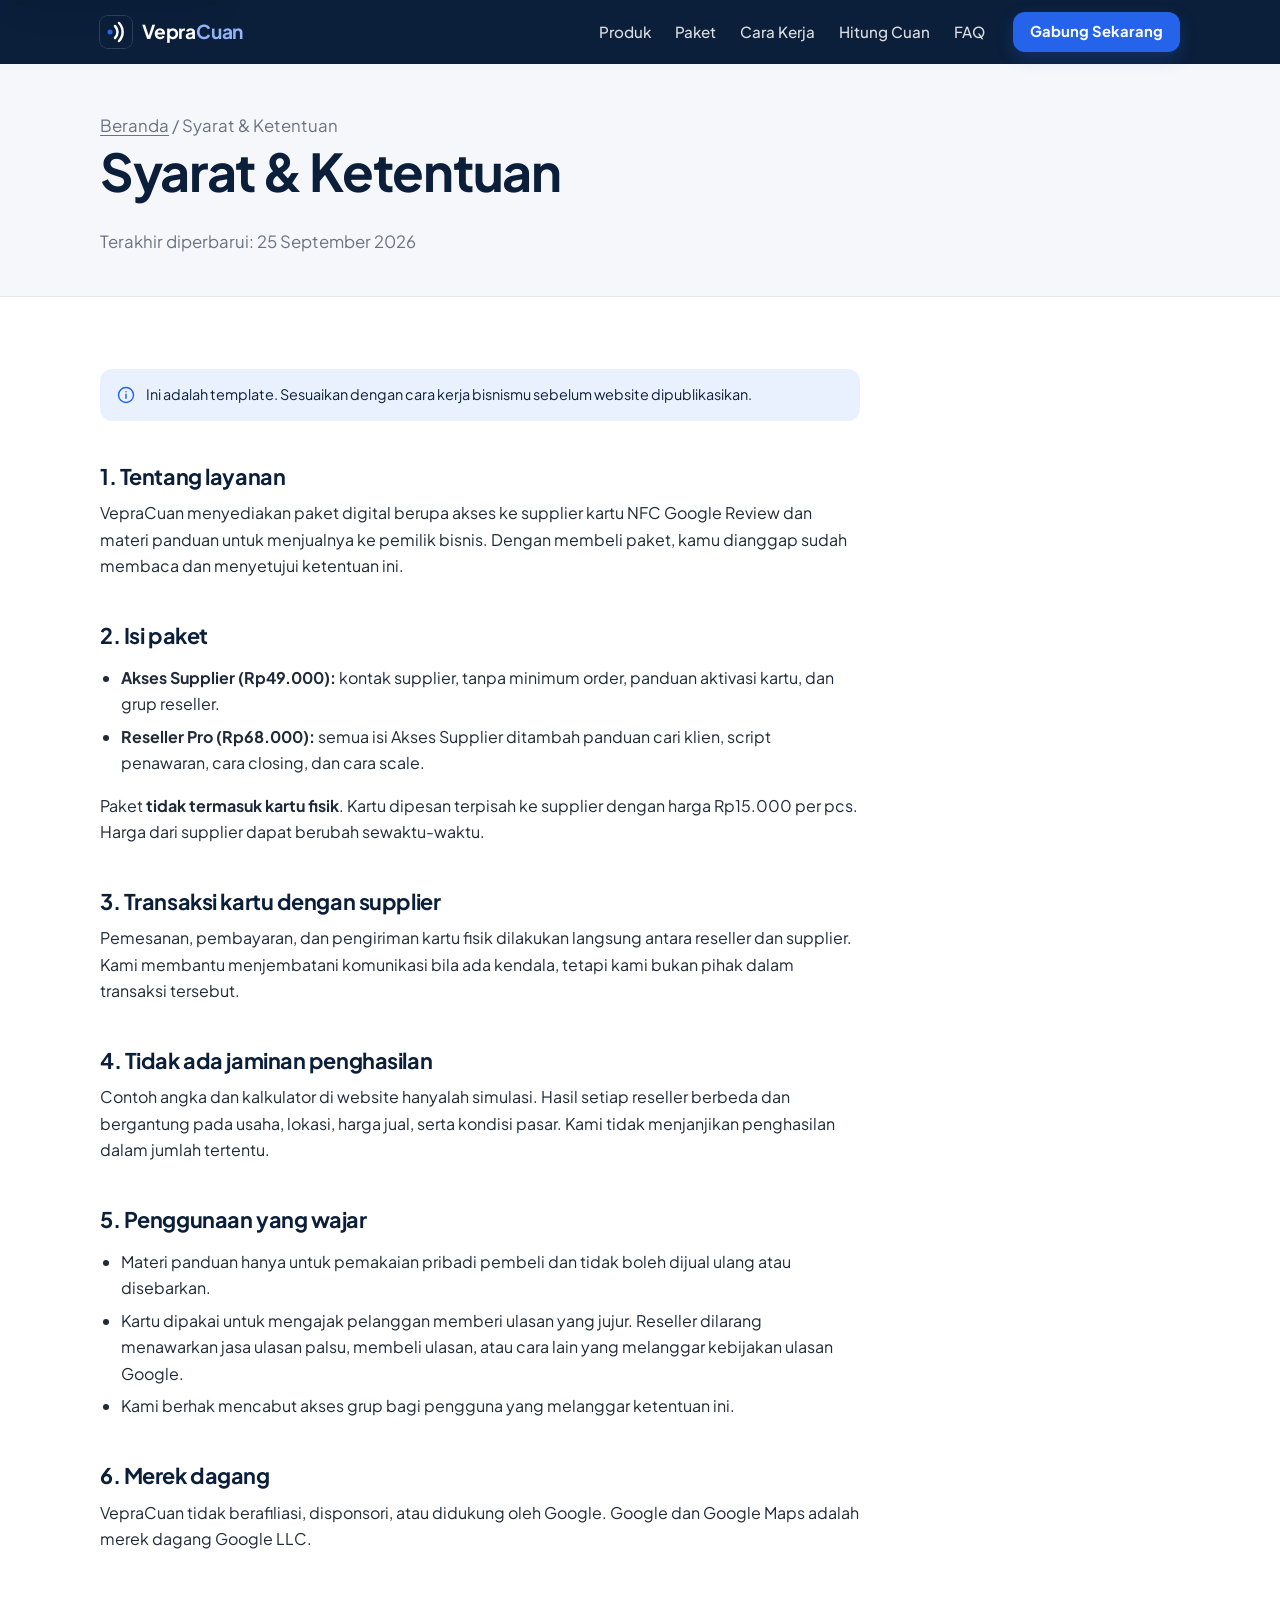
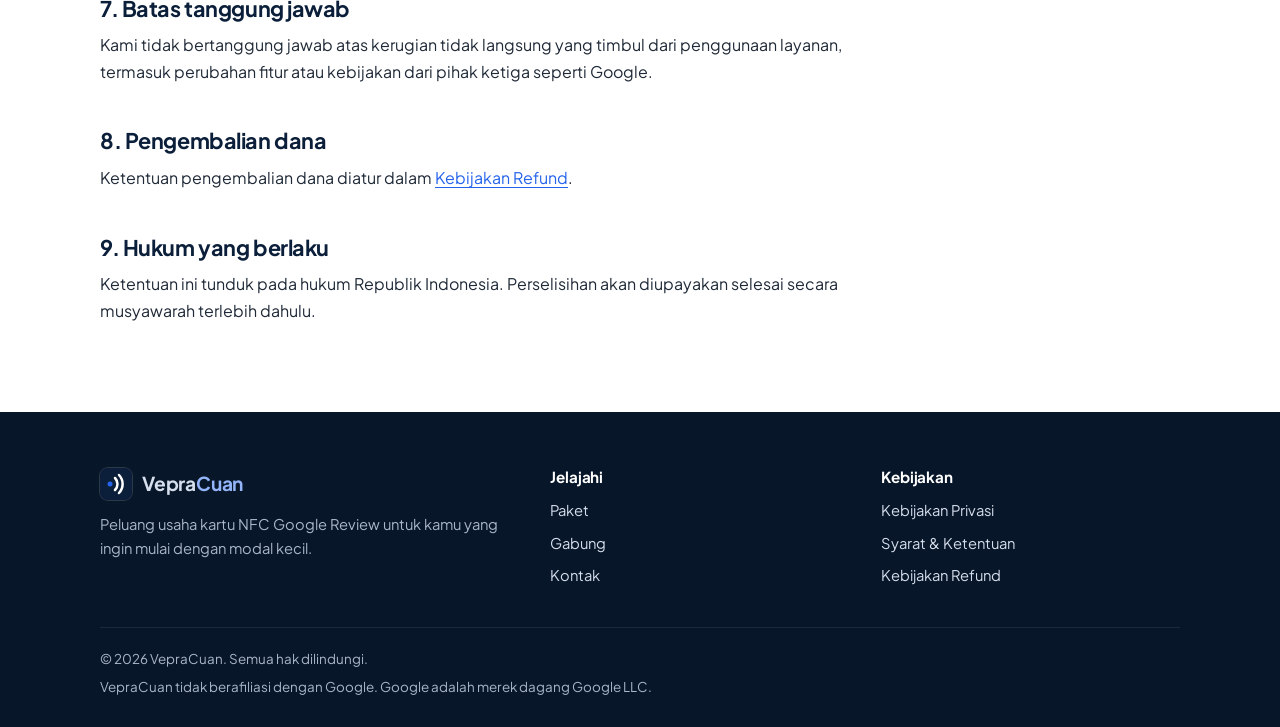
<file: syarat-ketentuan.html>
<!DOCTYPE html>
<html lang="id">
<head>
  <meta charset="UTF-8">
  <meta name="viewport" content="width=device-width, initial-scale=1">
  <title>Syarat &amp; Ketentuan — VepraCuan</title>
  <meta name="description" content="Syarat dan ketentuan pembelian paket serta penggunaan layanan VepraCuan.">
  <meta name="theme-color" content="#0B1F3A">
  <link rel="icon" href="img/favicon.svg" type="image/svg+xml">
  <link rel="preconnect" href="https://fonts.googleapis.com">
  <link rel="preconnect" href="https://fonts.gstatic.com" crossorigin>
  <link href="https://fonts.googleapis.com/css2?family=Plus+Jakarta+Sans:wght@400;500;600;700&display=swap" rel="stylesheet">
  <link rel="stylesheet" href="css/style.css">
</head>
<body>
  <a class="skip-link" href="#konten">Lewati ke konten utama</a>

  <header class="navbar">
    <div class="container">
      <a href="index.html" class="logo" aria-label="VepraCuan, ke beranda">
        <img src="img/favicon.svg" alt="" width="32" height="32"><span>Vepra<b>Cuan</b></span>
      </a>
      <button class="nav-toggle" aria-expanded="false" aria-controls="nav-menu" aria-label="Buka menu">
        <svg class="icon" viewBox="0 0 24 24" aria-hidden="true"><path d="M4 7h16M4 12h16M4 17h16"/></svg>
      </button>
      <nav id="nav-menu" class="nav-menu" aria-label="Menu utama">
        <ul>
          <li><a href="index.html#produk">Produk</a></li>
          <li><a href="index.html#paket">Paket</a></li>
          <li><a href="index.html#cara-kerja">Cara Kerja</a></li>
          <li><a href="index.html#hitung-cuan">Hitung Cuan</a></li>
          <li><a href="index.html#faq">FAQ</a></li>
        </ul>
        <a href="gabung.html" class="btn btn-primary btn-sm">Gabung Sekarang</a>
      </nav>
    </div>
  </header>

  <main id="konten">
    <section class="page-hero">
      <div class="container">
        <p class="breadcrumb"><a href="index.html">Beranda</a> / Syarat &amp; Ketentuan</p>
        <h1>Syarat &amp; Ketentuan</h1>
        <p>Terakhir diperbarui: 25 September 2026</p>
      </div>
    </section>

    <section class="section">
      <div class="container">
        <article class="prose">
          <p class="template-note">
            <svg class="icon" viewBox="0 0 24 24" aria-hidden="true"><circle cx="12" cy="12" r="9"/><path d="M12 11v5M12 8h.01"/></svg>
            <span>Ini adalah template. Sesuaikan dengan cara kerja bisnismu sebelum website dipublikasikan.</span>
          </p>

          <h2>1. Tentang layanan</h2>
          <p>VepraCuan menyediakan paket digital berupa akses ke supplier kartu NFC Google Review dan materi panduan untuk menjualnya ke pemilik bisnis. Dengan membeli paket, kamu dianggap sudah membaca dan menyetujui ketentuan ini.</p>

          <h2>2. Isi paket</h2>
          <ul>
            <li><strong>Akses Supplier (Rp49.000):</strong> kontak supplier, tanpa minimum order, panduan aktivasi kartu, dan grup reseller.</li>
            <li><strong>Reseller Pro (Rp68.000):</strong> semua isi Akses Supplier ditambah panduan cari klien, script penawaran, cara closing, dan cara scale.</li>
          </ul>
          <p>Paket <strong>tidak termasuk kartu fisik</strong>. Kartu dipesan terpisah ke supplier dengan harga <span data-harga-kartu>Rp15.000</span> per pcs. Harga dari supplier dapat berubah sewaktu-waktu.</p>

          <h2>3. Transaksi kartu dengan supplier</h2>
          <p>Pemesanan, pembayaran, dan pengiriman kartu fisik dilakukan langsung antara reseller dan supplier. Kami membantu menjembatani komunikasi bila ada kendala, tetapi kami bukan pihak dalam transaksi tersebut.</p>

          <h2>4. Tidak ada jaminan penghasilan</h2>
          <p>Contoh angka dan kalkulator di website hanyalah simulasi. Hasil setiap reseller berbeda dan bergantung pada usaha, lokasi, harga jual, serta kondisi pasar. Kami tidak menjanjikan penghasilan dalam jumlah tertentu.</p>

          <h2>5. Penggunaan yang wajar</h2>
          <ul>
            <li>Materi panduan hanya untuk pemakaian pribadi pembeli dan tidak boleh dijual ulang atau disebarkan.</li>
            <li>Kartu dipakai untuk mengajak pelanggan memberi ulasan yang jujur. Reseller dilarang menawarkan jasa ulasan palsu, membeli ulasan, atau cara lain yang melanggar kebijakan ulasan Google.</li>
            <li>Kami berhak mencabut akses grup bagi pengguna yang melanggar ketentuan ini.</li>
          </ul>

          <h2>6. Merek dagang</h2>
          <p>VepraCuan tidak berafiliasi, disponsori, atau didukung oleh Google. Google dan Google Maps adalah merek dagang Google LLC.</p>

          <h2>7. Batas tanggung jawab</h2>
          <p>Kami tidak bertanggung jawab atas kerugian tidak langsung yang timbul dari penggunaan layanan, termasuk perubahan fitur atau kebijakan dari pihak ketiga seperti Google.</p>

          <h2>8. Pengembalian dana</h2>
          <p>Ketentuan pengembalian dana diatur dalam <a href="kebijakan-refund.html">Kebijakan Refund</a>.</p>

          <h2>9. Hukum yang berlaku</h2>
          <p>Ketentuan ini tunduk pada hukum Republik Indonesia. Perselisihan akan diupayakan selesai secara musyawarah terlebih dahulu.</p>
        </article>
      </div>
    </section>
  </main>

  <footer class="footer">
    <div class="container">
      <div class="footer-grid">
        <div>
          <a href="index.html" class="logo"><img src="img/favicon.svg" alt="" width="32" height="32"><span>Vepra<b>Cuan</b></span></a>
          <p>Peluang usaha kartu NFC Google Review untuk kamu yang ingin mulai dengan modal kecil.</p>
        </div>
        <div>
          <h4>Jelajahi</h4>
          <ul>
            <li><a href="index.html#paket">Paket</a></li>
            <li><a href="gabung.html">Gabung</a></li>
            <li><a href="kontak.html">Kontak</a></li>
          </ul>
        </div>
        <div>
          <h4>Kebijakan</h4>
          <ul>
            <li><a href="kebijakan-privasi.html">Kebijakan Privasi</a></li>
            <li><a href="syarat-ketentuan.html" aria-current="page">Syarat &amp; Ketentuan</a></li>
            <li><a href="kebijakan-refund.html">Kebijakan Refund</a></li>
          </ul>
        </div>
      </div>
      <div class="footer-bottom">
        <span>© 2026 VepraCuan. Semua hak dilindungi.</span>
        <span>VepraCuan tidak berafiliasi dengan Google. Google adalah merek dagang Google LLC.</span>
      </div>
    </div>
  </footer>

  <script src="js/config.js"></script>
  <script src="js/main.js"></script>
</body>
</html>
</file>
<file: css/style.css>
/* =========================================================
   VEPRACUAN — STYLESHEET UTAMA
   Urutan: 1) Variabel  2) Dasar  3) Komponen umum
           4) Section halaman utama  5) Halaman lain  6) Animasi
   Ditulis "mobile-first": gaya default untuk HP,
   lalu @media (min-width: ...) menambah gaya untuk layar lebar.
   ========================================================= */

/* ---------- 1) VARIABEL (warna, jarak, radius) ---------- */
:root {
  --navy: #0B1F3A;
  --navy-2: #13294B;
  --white: #FFFFFF;
  --bg-alt: #F5F7FA;
  --blue: #2563EB;
  --blue-dark: #1D4ED8;
  --blue-soft: #EAF1FE;
  --green: #16A34A;
  --green-soft: #E8F6EE;
  --star: #F5B301;
  --text: #1F2937;
  --muted: #6B7280;
  --line: #E5E7EB;

  --radius: 14px;
  --radius-sm: 10px;
  --radius-lg: 20px;
  --shadow-sm: 0 1px 2px rgba(11, 31, 58, .06), 0 1px 3px rgba(11, 31, 58, .05);
  --shadow: 0 4px 12px rgba(11, 31, 58, .06), 0 12px 32px rgba(11, 31, 58, .07);
  --container: 1120px;
  --nav-h: 64px;
}

/* ---------- 2) DASAR ---------- */
*, *::before, *::after { box-sizing: border-box; }
html { scroll-behavior: smooth; scroll-padding-top: calc(var(--nav-h) + 12px); -webkit-text-size-adjust: 100%; }
body {
  margin: 0;
  font-family: "Plus Jakarta Sans", system-ui, -apple-system, "Segoe UI", sans-serif;
  font-size: 16px;
  line-height: 1.65;
  color: var(--text);
  background: var(--white);
  -webkit-font-smoothing: antialiased;
}
img, svg { display: block; max-width: 100%; }
img { height: auto; }
a { color: var(--blue); text-decoration-thickness: 1px; text-underline-offset: 3px; }
a:hover { color: var(--blue-dark); }
h1, h2, h3, h4 { color: var(--navy); font-weight: 700; line-height: 1.2; margin: 0 0 .5em; letter-spacing: -.01em; }
h1 { font-size: clamp(2rem, 6.4vw, 3.25rem); letter-spacing: -.025em; }
h2 { font-size: clamp(1.6rem, 4.6vw, 2.35rem); letter-spacing: -.02em; }
h3 { font-size: 1.15rem; }
p { margin: 0 0 1em; }
button, input, select, textarea { font: inherit; color: inherit; }
[hidden] { display: none !important; } /* atribut hidden selalu menang */
:focus-visible { outline: 3px solid var(--blue); outline-offset: 3px; border-radius: 6px; }

/* Teks khusus pembaca layar (tidak terlihat di layar) */
.sr-only { position: absolute; width: 1px; height: 1px; padding: 0; margin: -1px; overflow: hidden; clip: rect(0,0,0,0); white-space: nowrap; border: 0; }
.skip-link { position: absolute; left: 12px; top: -48px; z-index: 100; background: var(--white); color: var(--navy); padding: 10px 14px; border-radius: var(--radius-sm); box-shadow: var(--shadow); }
.skip-link:focus { top: 12px; }

.container { width: 100%; max-width: var(--container); margin: 0 auto; padding: 0 20px; }
.section { padding: 72px 0; }
.section--alt { background: var(--bg-alt); }
.section-head { max-width: 640px; margin: 0 auto 40px; text-align: center; }
.section-head p { color: var(--muted); font-size: 1.05rem; margin: 0; }
.eyebrow {
  display: inline-block; margin-bottom: 12px;
  font-size: .8rem; font-weight: 700; letter-spacing: .06em;
  color: var(--blue); background: var(--blue-soft);
  padding: 5px 12px; border-radius: 999px;
}
.muted { color: var(--muted); }
.small { font-size: .875rem; }

/* ---------- 3) KOMPONEN UMUM ---------- */

/* Tombol */
.btn {
  display: inline-flex; align-items: center; justify-content: center; gap: 8px;
  min-height: 48px; padding: 12px 22px;
  font-weight: 700; font-size: 1rem; line-height: 1.2; text-decoration: none;
  border-radius: 12px; border: 1.5px solid transparent; cursor: pointer;
  transition: background-color .2s, color .2s, border-color .2s, transform .2s, box-shadow .2s;
}
.btn svg { width: 20px; height: 20px; flex: none; }
.btn-primary { background: var(--blue); color: var(--white); box-shadow: 0 6px 16px rgba(37, 99, 235, .25); }
.btn-primary:hover { background: var(--blue-dark); color: var(--white); transform: translateY(-1px); }
.btn-outline { background: var(--white); color: var(--navy); border-color: #CBD5E1; }
.btn-outline:hover { border-color: var(--navy); color: var(--navy); }
.btn-light { background: var(--white); color: var(--navy); }
.btn-light:hover { background: var(--blue-soft); color: var(--navy); }
.btn-ghost-light { background: transparent; color: var(--white); border-color: rgba(255,255,255,.4); }
.btn-ghost-light:hover { border-color: var(--white); color: var(--white); }
.btn-block { width: 100%; }
.btn-sm { min-height: 40px; padding: 8px 16px; font-size: .925rem; }

/* Ikon garis (SVG inline). Semua ikon memakai stroke = warna teks */
.icon { width: 24px; height: 24px; fill: none; stroke: currentColor; stroke-width: 1.75; stroke-linecap: round; stroke-linejoin: round; }
.icon-box {
  display: inline-grid; place-items: center; width: 48px; height: 48px; flex: none;
  border-radius: 12px; background: var(--blue-soft); color: var(--blue);
}

/* Kartu umum */
.card {
  background: var(--white); border: 1px solid var(--line);
  border-radius: var(--radius); padding: 24px; box-shadow: var(--shadow-sm);
}

/* Daftar dengan centang hijau */
.check-list { list-style: none; padding: 0; margin: 0; display: grid; gap: 12px; }
.check-list li { display: flex; gap: 10px; align-items: flex-start; }
.check-list .icon { width: 20px; height: 20px; color: var(--green); flex: none; margin-top: 3px; stroke-width: 2.25; }

.badge-reco {
  display: inline-flex; align-items: center; gap: 6px;
  background: var(--green-soft); color: var(--green);
  font-size: .78rem; font-weight: 700; padding: 4px 10px; border-radius: 999px;
}

/* ---------- NAVBAR ---------- */
.navbar {
  position: sticky; top: 0; z-index: 50;
  background: var(--navy); color: var(--white);
  box-shadow: 0 1px 0 rgba(255,255,255,.06);
}
.navbar .container { display: flex; align-items: center; justify-content: space-between; height: var(--nav-h); gap: 16px; }
.logo { display: inline-flex; align-items: center; gap: 10px; color: var(--white); text-decoration: none; font-weight: 700; font-size: 1.2rem; letter-spacing: -.01em; }
.logo:hover { color: var(--white); }
.logo img { width: 32px; height: 32px; border-radius: 8px; box-shadow: 0 0 0 1px rgba(255,255,255,.15); }
.logo span b { color: #93B4F8; font-weight: 700; }

.nav-toggle {
  display: inline-grid; place-items: center; width: 44px; height: 44px;
  background: transparent; border: 1px solid rgba(255,255,255,.2); border-radius: 10px;
  color: var(--white); cursor: pointer;
}
.nav-menu {
  position: absolute; left: 0; right: 0; top: var(--nav-h);
  background: var(--navy); padding: 8px 20px 20px;
  border-top: 1px solid rgba(255,255,255,.08);
  display: none;
}
.nav-menu.is-open { display: block; }
.nav-menu ul { list-style: none; margin: 0 0 12px; padding: 0; }
.nav-menu li a { display: block; padding: 12px 4px; color: rgba(255,255,255,.85); text-decoration: none; font-weight: 500; border-bottom: 1px solid rgba(255,255,255,.06); }
.nav-menu li a:hover, .nav-menu li a[aria-current="page"] { color: var(--white); }
.nav-menu .btn { width: 100%; }

@media (min-width: 900px) {
  .nav-toggle { display: none; }
  .nav-menu { position: static; display: flex; align-items: center; gap: 28px; padding: 0; border: 0; background: none; }
  .nav-menu ul { display: flex; gap: 24px; margin: 0; }
  .nav-menu li a { padding: 6px 0; border: 0; font-size: .95rem; }
  .nav-menu .btn { width: auto; }
}

/* ---------- 4) SECTION HALAMAN UTAMA ---------- */

/* HERO */
.hero {
  position: relative; overflow: hidden;
  padding: 48px 0 64px;
  background:
    radial-gradient(600px 320px at 85% 20%, rgba(37,99,235,.08), transparent 70%),
    radial-gradient(500px 300px at 0% 100%, rgba(11,31,58,.04), transparent 70%),
    var(--white);
}
.hero-grid { display: grid; gap: 48px; align-items: center; }
.hero-copy .lead { font-size: 1.1rem; color: var(--muted); max-width: 540px; margin-bottom: 28px; }
.hero-copy h1 .hl { color: var(--blue); }
.hero-actions { display: flex; flex-wrap: wrap; gap: 12px; }
.hero-actions .btn { flex: 1 1 200px; }
.hero-note { margin-top: 18px; font-size: .9rem; color: var(--muted); display: flex; align-items: center; gap: 8px; }
.hero-note .icon { width: 18px; height: 18px; color: var(--green); stroke-width: 2.25; }

/* Visual hero: kartu berdiri di atas meja kasir */
.hero-visual { position: relative; max-width: 440px; margin: 0 auto; width: 100%; padding-bottom: 36px; }
.hero-visual .glow { position: absolute; inset: 8% 6% 22%; border-radius: 50%; background: radial-gradient(closest-side, rgba(37,99,235,.18), transparent); filter: blur(10px); }
.stand {
  position: relative; z-index: 2; width: 74%; margin: 0 auto;
  transform: perspective(900px) rotateY(-8deg) rotateX(3deg);
}
.stand-inner { animation: float 6s ease-in-out infinite; }
.stand img {
  width: 100%; border-radius: 14px; background: var(--bg-alt);
  box-shadow: 0 2px 4px rgba(11,31,58,.08), 0 24px 48px rgba(11,31,58,.18);
}
.stand-base { /* dudukan akrilik di bawah kartu */
  width: 62%; height: 14px; margin: -6px auto 0; border-radius: 0 0 8px 8px;
  background: linear-gradient(180deg, rgba(255,255,255,.9), rgba(203,213,225,.9));
  box-shadow: 0 1px 0 rgba(11,31,58,.08);
}
.counter { /* permukaan meja kasir */
  position: absolute; left: -10%; right: -10%; bottom: 0; height: 64px; z-index: 1;
  border-radius: 50% 50% 0 0 / 30% 30% 0 0;
  background: linear-gradient(180deg, #E9EDF3 0%, #D9DFE8 100%);
}
.shadow-blob {
  position: absolute; z-index: 1; left: 50%; bottom: 34px; width: 56%; height: 22px;
  transform: translateX(-50%); border-radius: 50%;
  background: radial-gradient(closest-side, rgba(11,31,58,.28), transparent);
  animation: shadowPulse 6s ease-in-out infinite;
}
/* Kotak cadangan bila foto kartu belum di-upload */
.img-missing { display: grid; place-items: center; aspect-ratio: 3 / 4; border-radius: 14px; background: var(--bg-alt); border: 1.5px dashed #CBD5E1; color: var(--muted); font-size: .85rem; text-align: center; padding: 16px; }

@media (min-width: 900px) {
  .hero { padding: 80px 0 96px; }
  .hero-grid { grid-template-columns: 1.1fr .9fr; gap: 56px; }
  .hero-actions .btn { flex: 0 0 auto; }
}

/* TRUST BAR */
.trust { background: var(--white); border-top: 1px solid var(--line); border-bottom: 1px solid var(--line); }
.trust ul { list-style: none; margin: 0; padding: 20px 0; display: grid; gap: 14px; }
.trust li { display: flex; align-items: center; gap: 12px; font-weight: 600; color: var(--navy); font-size: .95rem; }
.trust li span { display: block; font-weight: 400; color: var(--muted); font-size: .85rem; }
.trust .icon-box { width: 40px; height: 40px; border-radius: 10px; }
.trust .icon-box .icon { width: 20px; height: 20px; }
@media (min-width: 720px) {
  .trust ul { grid-template-columns: repeat(3, 1fr); padding: 24px 0; }
}

/* PRODUK */
.produk-grid { display: grid; gap: 40px; align-items: center; }
.produk-photo { position: relative; max-width: 400px; margin: 0 auto; width: 100%; }
.produk-photo img { border-radius: var(--radius-lg); box-shadow: var(--shadow); background: var(--bg-alt); }
.produk-photo figcaption { margin-top: 12px; text-align: center; font-size: .85rem; color: var(--muted); }
.produk-copy .where { display: flex; flex-wrap: wrap; gap: 8px; margin: 20px 0 0; padding: 0; list-style: none; }
.produk-copy .where li { font-size: .85rem; font-weight: 600; color: var(--navy); background: var(--white); border: 1px solid var(--line); padding: 6px 12px; border-radius: 999px; }
.benefits { display: grid; gap: 16px; margin-top: 48px; }
.benefits .card h3 { margin: 16px 0 6px; }
.benefits .card p { color: var(--muted); margin: 0; }
@media (min-width: 900px) {
  .produk-grid { grid-template-columns: .85fr 1.15fr; gap: 64px; }
  .benefits { grid-template-columns: repeat(3, 1fr); gap: 20px; }
}

/* DEMO CARA PAKAI */
.demo { display: grid; gap: 32px; align-items: center; }
.demo-stage {
  position: relative; height: 380px; border-radius: var(--radius-lg); overflow: hidden;
  background: linear-gradient(180deg, #EEF3FB 0%, #F8FAFC 60%, #E5EAF1 60%, #DCE2EB 100%);
  border: 1px solid var(--line);
}
.demo-card { /* kartu di atas meja */
  position: absolute; left: 12%; bottom: 26%; width: 34%; max-width: 150px;
  border-radius: 10px; box-shadow: 0 16px 28px rgba(11,31,58,.18);
  transition: transform .8s cubic-bezier(.2,.8,.2,1), opacity .6s;
}
.demo-phone {
  position: absolute; right: 12%; bottom: 16%; width: 150px; height: 300px;
  border-radius: 26px; background: var(--navy); padding: 8px;
  box-shadow: 0 24px 48px rgba(11,31,58,.28);
  transition: transform .9s cubic-bezier(.2,.8,.2,1);
}
.demo-phone::before { content: ""; position: absolute; top: 12px; left: 50%; width: 40px; height: 5px; border-radius: 4px; background: rgba(255,255,255,.18); transform: translateX(-50%); z-index: 2; }
.demo-screen { position: relative; width: 100%; height: 100%; border-radius: 20px; background: var(--white); overflow: hidden; }
.screen { position: absolute; inset: 0; padding: 26px 12px 12px; opacity: 0; transition: opacity .5s; display: flex; flex-direction: column; gap: 8px; font-size: 10px; line-height: 1.35; }
.screen.is-active { opacity: 1; }
.screen-home { align-items: center; justify-content: center; text-align: center; color: var(--muted); background: linear-gradient(160deg, #F1F5FB, #fff); }
.screen-home .icon { width: 34px; height: 34px; color: var(--blue); margin-bottom: 4px; }
.scr-bar { height: 8px; border-radius: 4px; background: var(--line); }
.scr-bar.w60 { width: 60%; } .scr-bar.w80 { width: 80%; } .scr-bar.w40 { width: 40%; }
.scr-biz { display: flex; gap: 8px; align-items: center; }
.scr-avatar { width: 26px; height: 26px; border-radius: 50%; background: var(--blue-soft); flex: none; }
.scr-title { font-weight: 700; color: var(--navy); font-size: 11px; }
.scr-stars { display: flex; gap: 4px; justify-content: center; margin: 6px 0; }
.scr-stars svg { width: 20px; height: 20px; fill: #E5E7EB; transition: fill .25s; }
.screen-done .scr-stars svg { fill: var(--star); }
.screen-done .scr-stars svg:nth-child(2) { transition-delay: .1s; }
.screen-done .scr-stars svg:nth-child(3) { transition-delay: .2s; }
.screen-done .scr-stars svg:nth-child(4) { transition-delay: .3s; }
.screen-done .scr-stars svg:nth-child(5) { transition-delay: .4s; }
.scr-box { border: 1px solid var(--line); border-radius: 8px; padding: 8px; min-height: 64px; color: var(--text); }
.scr-btn { margin-top: auto; background: var(--blue); color: var(--white); text-align: center; font-weight: 700; padding: 7px; border-radius: 8px; }
.scr-btn.is-off { background: var(--line); color: var(--muted); }
.scr-sent { display: flex; align-items: center; gap: 6px; color: var(--green); font-weight: 700; }
.scr-sent svg { width: 14px; height: 14px; stroke-width: 2.5; }

/* gelombang NFC di antara HP & kartu */
.nfc-waves { position: absolute; left: 36%; bottom: 44%; width: 60px; height: 60px; opacity: 0; color: var(--blue); transition: opacity .4s; }
.nfc-waves span { position: absolute; inset: 0; border: 2px solid currentColor; border-radius: 50%; opacity: 0; }

/* Posisi tiap tahap diatur lewat atribut data-step pada .demo-stage */
.demo-stage[data-step="1"] .demo-phone { transform: translate(-58%, -30%) rotate(-12deg); }
.demo-stage[data-step="1"] .nfc-waves { opacity: 1; }
.demo-stage[data-step="1"] .nfc-waves span { animation: ripple 1.6s ease-out infinite; }
.demo-stage[data-step="1"] .nfc-waves span:nth-child(2) { animation-delay: .5s; }
.demo-stage[data-step="1"] .nfc-waves span:nth-child(3) { animation-delay: 1s; }
.demo-stage[data-step="2"] .demo-card,
.demo-stage[data-step="3"] .demo-card { transform: translateX(-12px) scale(.94); opacity: .75; }
.demo-stage[data-step="2"] .demo-phone,
.demo-stage[data-step="3"] .demo-phone { transform: translateY(-6px) scale(1.06); }

.demo-steps { list-style: none; margin: 0; padding: 0; display: grid; gap: 12px; }
.demo-steps button {
  width: 100%; text-align: left; display: flex; gap: 14px; align-items: flex-start;
  background: var(--white); border: 1.5px solid var(--line); border-radius: var(--radius);
  padding: 16px; cursor: pointer; transition: border-color .2s, box-shadow .2s;
}
.demo-steps button:hover { border-color: #C7D2FE; }
.demo-steps button[aria-current="step"] { border-color: var(--blue); box-shadow: 0 0 0 4px rgba(37,99,235,.08); }
.demo-steps .num { display: grid; place-items: center; width: 32px; height: 32px; border-radius: 50%; flex: none; background: var(--blue-soft); color: var(--blue); font-weight: 700; }
.demo-steps button[aria-current="step"] .num { background: var(--blue); color: var(--white); }
.demo-steps strong { display: block; color: var(--navy); margin-bottom: 2px; }
.demo-steps span.desc { display: block; color: var(--muted); font-size: .92rem; }
@media (min-width: 900px) {
  .demo { grid-template-columns: 1fr 1fr; gap: 56px; }
  .demo-stage { height: 440px; }
  .demo-phone { width: 170px; height: 340px; }
}

/* PAKET (tab) */
.tabs { max-width: 560px; margin: 0 auto; }
.tablist {
  display: grid; grid-template-columns: 1fr 1fr; gap: 4px; padding: 4px; margin-bottom: 20px;
  background: var(--white); border: 1px solid var(--line); border-radius: 14px;
}
.tab {
  min-height: 52px; padding: 8px 10px; border: 0; border-radius: 10px; cursor: pointer;
  background: transparent; color: var(--muted); font-weight: 600; font-size: .92rem; line-height: 1.25;
  transition: background-color .2s, color .2s;
}
.tab small { display: block; font-weight: 500; font-size: .8rem; }
.tab[aria-selected="true"] { background: var(--navy); color: var(--white); }
.tab[aria-selected="true"] small { color: #B9C7DD; }

.paket-card { padding: 0; overflow: hidden; box-shadow: var(--shadow); }
.paket-card.is-reco { border: 2px solid var(--green); }
.paket-media { position: relative; margin: 16px 16px 0; aspect-ratio: 4 / 3; border-radius: 12px; overflow: hidden; background: var(--bg-alt); }
.paket-media img { width: 100%; height: 100%; object-fit: cover; }
/* Placeholder gambar paket: tampil otomatis kalau file gambar tidak ditemukan */
.paket-media .ph { display: none; position: absolute; inset: 0; place-items: center; align-content: center; gap: 8px; color: var(--muted); font-size: .9rem; text-align: center; border: 1.5px dashed #CBD5E1; border-radius: 12px; background: #EEF1F5; }
.paket-media .ph .icon { width: 36px; height: 36px; }
.paket-media.is-placeholder .ph { display: grid; }
.paket-body { padding: 20px 24px 28px; }
.paket-top { display: flex; align-items: center; justify-content: space-between; gap: 12px; flex-wrap: wrap; }
.paket-top h3 { margin: 0; font-size: 1.3rem; }
.price { margin: 12px 0 4px; display: flex; align-items: baseline; gap: 8px; flex-wrap: wrap; }
.price strong { font-size: 2.25rem; color: var(--navy); letter-spacing: -.02em; line-height: 1.1; }
.price span { color: var(--muted); font-size: .92rem; }
.paket-body .check-list { margin: 20px 0 24px; }
.paket-sub { text-align: center; margin: 12px 0 0; font-size: .9rem; color: var(--muted); }
.paket-note {
  max-width: 560px; margin: 20px auto 0; display: flex; gap: 10px; align-items: flex-start;
  font-size: .9rem; color: var(--muted); background: var(--white); border: 1px solid var(--line);
  border-radius: 12px; padding: 14px 16px;
}
.paket-note .icon { width: 20px; height: 20px; flex: none; color: var(--blue); margin-top: 2px; }

/* CARA KERJA — timeline vertikal */
.timeline { list-style: none; margin: 0 auto; padding: 0; max-width: 680px; position: relative; }
.timeline::before { content: ""; position: absolute; left: 23px; top: 8px; bottom: 8px; width: 2px; background: linear-gradient(var(--blue), #C7D2FE); }
.timeline li { position: relative; display: flex; gap: 20px; padding-bottom: 32px; }
.timeline li:last-child { padding-bottom: 0; }
.timeline .icon-box { position: relative; z-index: 1; background: var(--white); border: 2px solid var(--blue); border-radius: 50%; }
.timeline .step-no { font-size: .8rem; font-weight: 700; color: var(--blue); }
.timeline h3 { margin: 2px 0 6px; }
.timeline p { color: var(--muted); margin: 0; }

/* HITUNG CUAN — kalkulator */
.calc { display: grid; gap: 20px; max-width: 960px; margin: 0 auto; }
.calc .card { padding: 28px; }
.field { margin-bottom: 22px; }
.field:last-child { margin-bottom: 0; }
.field label, .field .label { display: block; font-weight: 600; color: var(--navy); margin-bottom: 8px; }
.field .hint { display: block; font-size: .85rem; color: var(--muted); margin-top: 6px; }
.input {
  width: 100%; min-height: 50px; padding: 12px 14px;
  border: 1.5px solid #D1D5DB; border-radius: 12px; background: var(--white);
  transition: border-color .2s, box-shadow .2s;
}
.input:focus { outline: none; border-color: var(--blue); box-shadow: 0 0 0 4px rgba(37,99,235,.12); }
.input-group { display: flex; align-items: stretch; }
.input-group .addon { display: grid; place-items: center; padding: 0 14px; background: var(--bg-alt); border: 1.5px solid #D1D5DB; border-right: 0; border-radius: 12px 0 0 12px; color: var(--muted); font-weight: 600; }
.input-group .input { border-radius: 0 12px 12px 0; }
input[type="range"] { width: 100%; margin-top: 12px; accent-color: var(--blue); }
.calc-result { background: var(--navy); color: var(--white); border: 0; }
.calc-result .label { color: #B9C7DD; font-size: .9rem; font-weight: 500; }
.calc-result .big { font-size: clamp(2rem, 7vw, 2.75rem); font-weight: 700; line-height: 1.15; margin: 4px 0 20px; letter-spacing: -.02em; }
.calc-rows { list-style: none; margin: 0; padding: 16px 0 0; border-top: 1px solid rgba(255,255,255,.12); display: grid; gap: 10px; font-size: .95rem; }
.calc-rows li { display: flex; justify-content: space-between; gap: 12px; }
.calc-rows li span:first-child { color: #B9C7DD; }
.calc-warn { display: none; margin-top: 16px; font-size: .88rem; background: rgba(255,255,255,.08); padding: 10px 12px; border-radius: 10px; }
.calc-warn.is-show { display: block; }
.disclaimer { max-width: 960px; margin: 20px auto 0; font-size: .85rem; color: var(--muted); text-align: center; }
@media (min-width: 820px) { .calc { grid-template-columns: 1fr 1fr; } }

/* TESTIMONI — slider */
.slider { max-width: 720px; margin: 0 auto; }
.slides { position: relative; overflow: hidden; border-radius: var(--radius-lg); }
.slides-track { display: flex; transition: transform .5s cubic-bezier(.2,.8,.2,1); }
.slide { flex: 0 0 100%; padding: 4px; }
.slide .card { min-height: 220px; display: flex; flex-direction: column; justify-content: center; align-items: center; text-align: center; gap: 12px; border-style: dashed; border-width: 1.5px; border-color: #CBD5E1; box-shadow: none; background: var(--white); }
.slide .icon { width: 36px; height: 36px; color: #94A3B8; }
.slide strong { color: var(--navy); }
.slider-nav { display: flex; align-items: center; justify-content: center; gap: 16px; margin-top: 20px; }
.slider-btn { display: grid; place-items: center; width: 44px; height: 44px; border-radius: 50%; border: 1.5px solid var(--line); background: var(--white); color: var(--navy); cursor: pointer; }
.slider-btn:hover { border-color: var(--navy); }
.dots { display: flex; gap: 8px; }
.dot { width: 10px; height: 10px; border-radius: 999px; border: 0; padding: 0; background: #CBD5E1; cursor: pointer; transition: width .25s, background-color .25s; }
.dot[aria-current="true"] { width: 26px; background: var(--blue); }

/* FAQ — accordion */
.faq { max-width: 760px; margin: 0 auto; display: grid; gap: 12px; }
.faq-item { background: var(--white); border: 1px solid var(--line); border-radius: var(--radius); overflow: hidden; }
.faq-item h3 { margin: 0; font-size: 1rem; }
.faq-btn {
  width: 100%; display: flex; justify-content: space-between; align-items: center; gap: 16px;
  padding: 18px 20px; background: none; border: 0; cursor: pointer; text-align: left;
  font-weight: 600; color: var(--navy); font-size: 1rem; line-height: 1.4;
}
.faq-btn .icon { flex: none; transition: transform .25s; color: var(--muted); }
.faq-btn[aria-expanded="true"] .icon { transform: rotate(45deg); color: var(--blue); }
.faq-panel { padding: 0 20px 20px; color: var(--muted); }
.faq-panel p:last-child { margin-bottom: 0; }

/* AKTIVASI */
.activation {
  display: grid; gap: 20px; align-items: center;
  background: var(--white); border: 1px solid var(--line); border-radius: var(--radius-lg);
  padding: 28px; box-shadow: var(--shadow-sm);
}
.activation h2 { font-size: 1.4rem; margin-bottom: 6px; }
.activation p { margin: 0; color: var(--muted); }
.activation .inner { display: flex; gap: 16px; align-items: flex-start; }
@media (min-width: 820px) { .activation { grid-template-columns: 1fr auto; padding: 32px 40px; } }

/* CTA penutup */
.cta { background: var(--navy); color: #D5DEEC; text-align: center; padding: 80px 0; position: relative; overflow: hidden; }
.cta::before { content: ""; position: absolute; inset: auto -20% -60% -20%; height: 120%; background: radial-gradient(closest-side, rgba(37,99,235,.35), transparent); }
.cta .container { position: relative; }
.cta h2 { color: var(--white); max-width: 640px; margin: 0 auto 12px; }
.cta p { max-width: 560px; margin: 0 auto 28px; }
.cta .hero-actions { justify-content: center; }
.cta .hero-actions .btn { flex: 0 1 auto; }

/* FOOTER */
.footer { background: #081629; color: #A9B6CA; padding: 56px 0 28px; font-size: .92rem; }
.footer a { color: #D5DEEC; text-decoration: none; }
.footer a:hover { color: var(--white); text-decoration: underline; }
.footer-grid { display: grid; gap: 32px; }
.footer .logo { margin-bottom: 12px; }
.footer h4 { color: var(--white); font-size: .95rem; margin-bottom: 12px; }
.footer ul { list-style: none; margin: 0; padding: 0; display: grid; gap: 8px; }
.footer-bottom { margin-top: 40px; padding-top: 20px; border-top: 1px solid rgba(255,255,255,.08); display: grid; gap: 6px; font-size: .84rem; }
@media (min-width: 820px) { .footer-grid { grid-template-columns: 1.4fr 1fr 1fr; } }

/* TOMBOL WHATSAPP MENGAMBANG */
.wa-float {
  position: fixed; right: 16px; bottom: 16px; z-index: 60;
  display: inline-flex; align-items: center; gap: 8px;
  height: 56px; padding: 0 18px 0 16px; border-radius: 999px;
  background: var(--navy); color: var(--white); text-decoration: none; font-weight: 700; font-size: .95rem;
  box-shadow: 0 10px 28px rgba(11,31,58,.3); border: 1px solid rgba(255,255,255,.12);
  transition: transform .2s, background-color .2s;
}
.wa-float:hover { color: var(--white); background: var(--navy-2); transform: translateY(-2px); }
.wa-float svg { width: 24px; height: 24px; }
@media (max-width: 480px) { .wa-float { width: 56px; padding: 0; justify-content: center; } .wa-float .label { display: none; } }

/* ---------- 5) HALAMAN LAIN ---------- */
.page-hero { background: var(--bg-alt); padding: 48px 0 40px; border-bottom: 1px solid var(--line); }
.page-hero p { color: var(--muted); max-width: 620px; margin: 0; font-size: 1.05rem; }
.breadcrumb { font-size: .85rem; color: var(--muted); margin-bottom: 12px; }
.breadcrumb a { color: var(--muted); }

/* Teks panjang (kebijakan) */
.prose { max-width: 760px; }
.prose h2 { font-size: 1.35rem; margin-top: 2em; }
.prose h2:first-child { margin-top: 0; }
.prose ul, .prose ol { padding-left: 1.3em; }
.prose li { margin-bottom: .4em; }
.template-note { display: flex; gap: 10px; background: var(--blue-soft); color: var(--navy); border-radius: 12px; padding: 14px 16px; font-size: .9rem; margin-bottom: 32px; }
.template-note .icon { flex: none; width: 20px; height: 20px; color: var(--blue); margin-top: 2px; }

/* Form gabung */
.join { max-width: 680px; margin: 0 auto; }
.join .tablist { margin-bottom: 24px; }
.form-card { padding: 28px 22px; }
.form-card h2 { font-size: 1.35rem; margin-bottom: 4px; }
.form-card > p { color: var(--muted); margin-bottom: 24px; }
.req { color: #DC2626; }
.choice-group { display: grid; gap: 10px; }
.choice {
  display: flex; gap: 12px; align-items: flex-start; cursor: pointer;
  padding: 14px; border: 1.5px solid #D1D5DB; border-radius: 12px; background: var(--white);
  transition: border-color .2s, background-color .2s;
}
.choice:hover { border-color: #93B4F8; }
.choice input { margin-top: 4px; accent-color: var(--blue); width: 18px; height: 18px; flex: none; }
.choice:has(input:checked) { border-color: var(--blue); background: var(--blue-soft); }
.choice strong { display: block; color: var(--navy); }
.choice span { font-size: .88rem; color: var(--muted); }
.error-msg { display: none; color: #B91C1C; font-size: .86rem; margin-top: 6px; }
.field.has-error .input { border-color: #DC2626; }
.field.has-error .error-msg { display: block; }
.form-alert { display: none; padding: 12px 14px; border-radius: 12px; margin-bottom: 20px; font-size: .92rem; }
.form-alert.is-show { display: block; }
.form-alert.error { background: #FEF2F2; color: #991B1B; }
.form-alert.info { background: var(--blue-soft); color: var(--navy); }
.hp-field { position: absolute; left: -9999px; }  /* jebakan spam, tidak terlihat manusia */
.success { text-align: center; padding: 40px 24px; }
.success .icon-box { width: 64px; height: 64px; border-radius: 50%; background: var(--green-soft); color: var(--green); margin-bottom: 16px; }
.success .icon-box .icon { width: 32px; height: 32px; stroke-width: 2.25; }
.success p { color: var(--muted); }
.btn .spinner { width: 18px; height: 18px; border: 2.5px solid rgba(255,255,255,.4); border-top-color: #fff; border-radius: 50%; animation: spin .8s linear infinite; }
@media (min-width: 600px) { .form-card { padding: 36px; } .grid-2 { display: grid; grid-template-columns: 1fr 1fr; gap: 0 16px; } }

/* Kontak */
.contact-grid { display: grid; gap: 16px; }
.contact-grid .card { display: flex; gap: 16px; align-items: flex-start; }
.contact-grid .card h3 { margin-bottom: 4px; }
.contact-grid .card p { color: var(--muted); margin-bottom: 12px; }
@media (min-width: 820px) { .contact-grid { grid-template-columns: repeat(3, 1fr); } .contact-grid .card { flex-direction: column; } }

/* ---------- 6) ANIMASI ---------- */
@keyframes float { 0%, 100% { transform: translateY(0); } 50% { transform: translateY(-12px); } }
@keyframes shadowPulse { 0%, 100% { transform: translateX(-50%) scale(1); opacity: 1; } 50% { transform: translateX(-50%) scale(.86); opacity: .7; } }
@keyframes ripple { 0% { transform: scale(.3); opacity: .9; } 100% { transform: scale(1.4); opacity: 0; } }
@keyframes spin { to { transform: rotate(360deg); } }

/* Fade-in saat di-scroll. Kelas .js ditambahkan oleh JavaScript,
   jadi kalau JS mati konten tetap terlihat. */
.js .reveal { opacity: 0; transform: translateY(18px); transition: opacity .7s ease, transform .7s ease; }
.js .reveal.is-visible { opacity: 1; transform: none; }

/* Hormati pengaturan "kurangi gerakan" di HP/komputer pengunjung */
@media (prefers-reduced-motion: reduce) {
  html { scroll-behavior: auto; }
  *, *::before, *::after { animation-duration: .001ms !important; animation-iteration-count: 1 !important; transition-duration: .001ms !important; }
  .js .reveal { opacity: 1; transform: none; }
}
</file>
